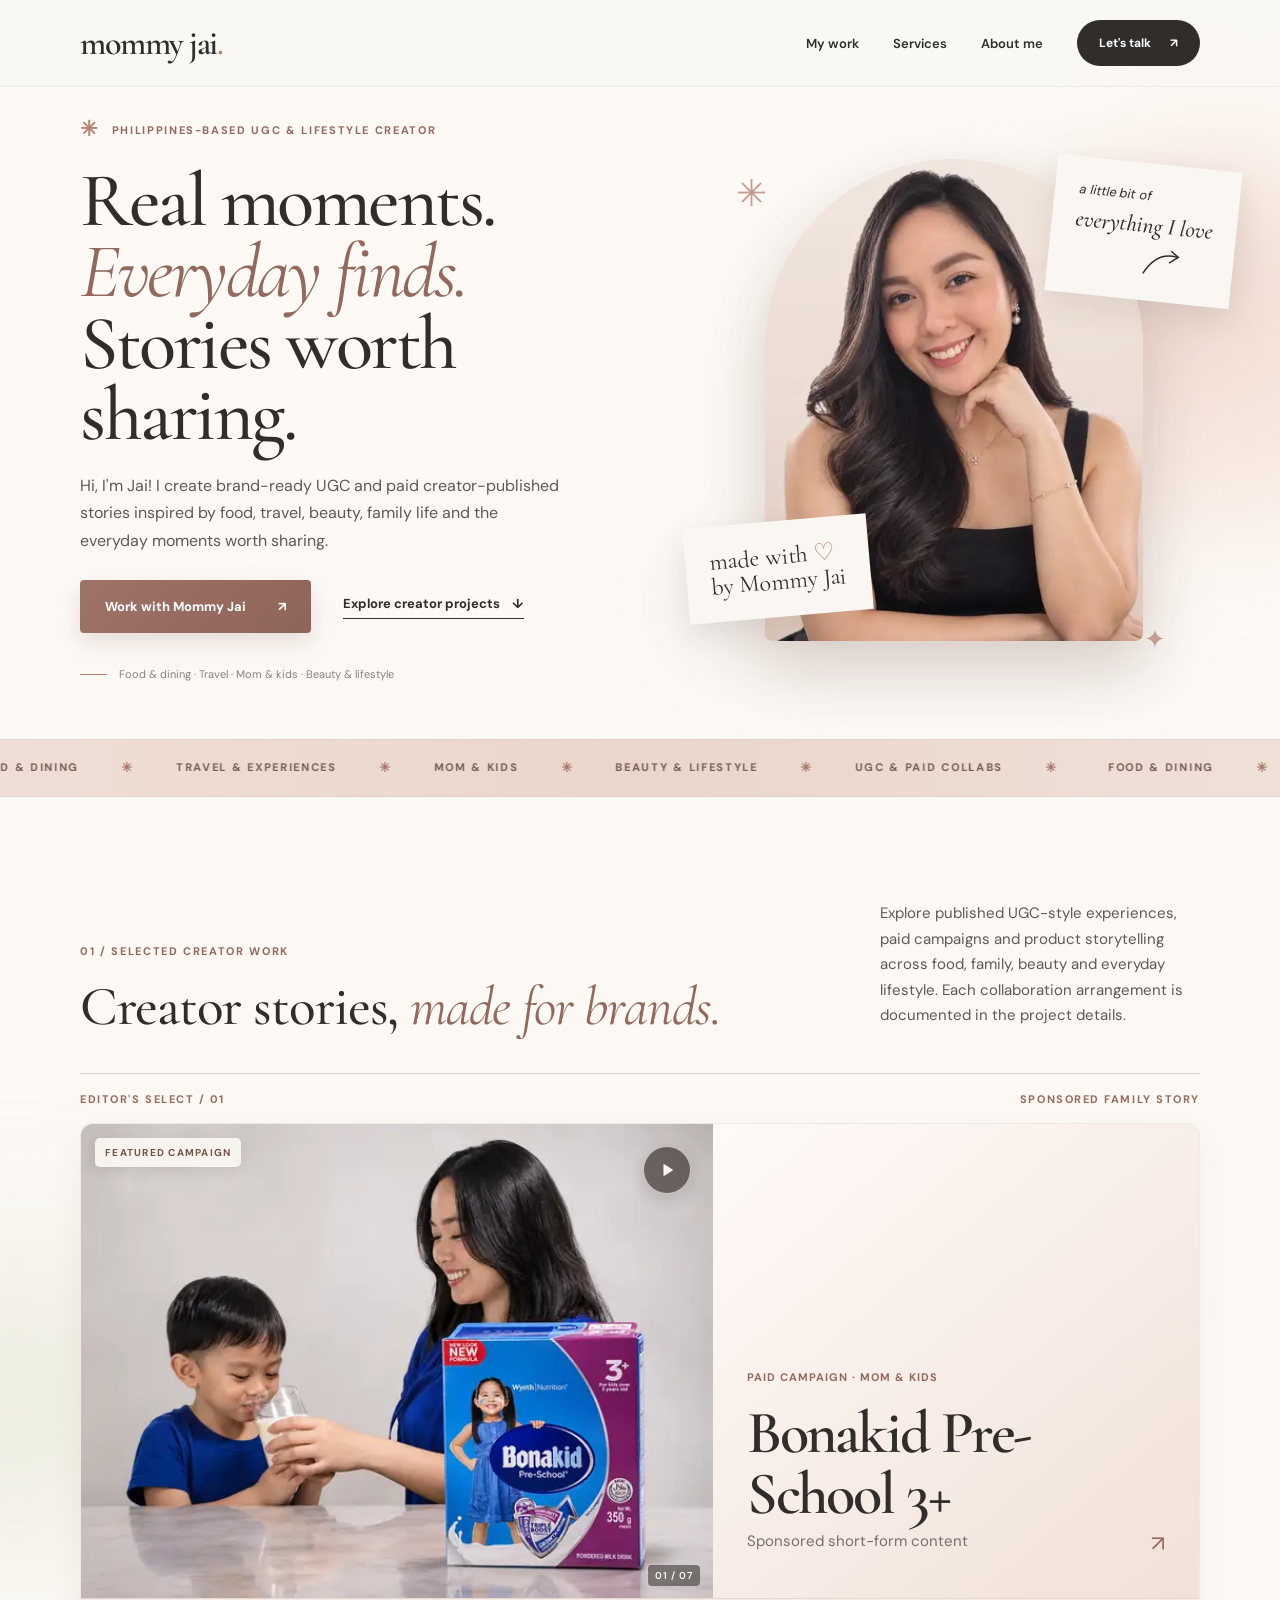
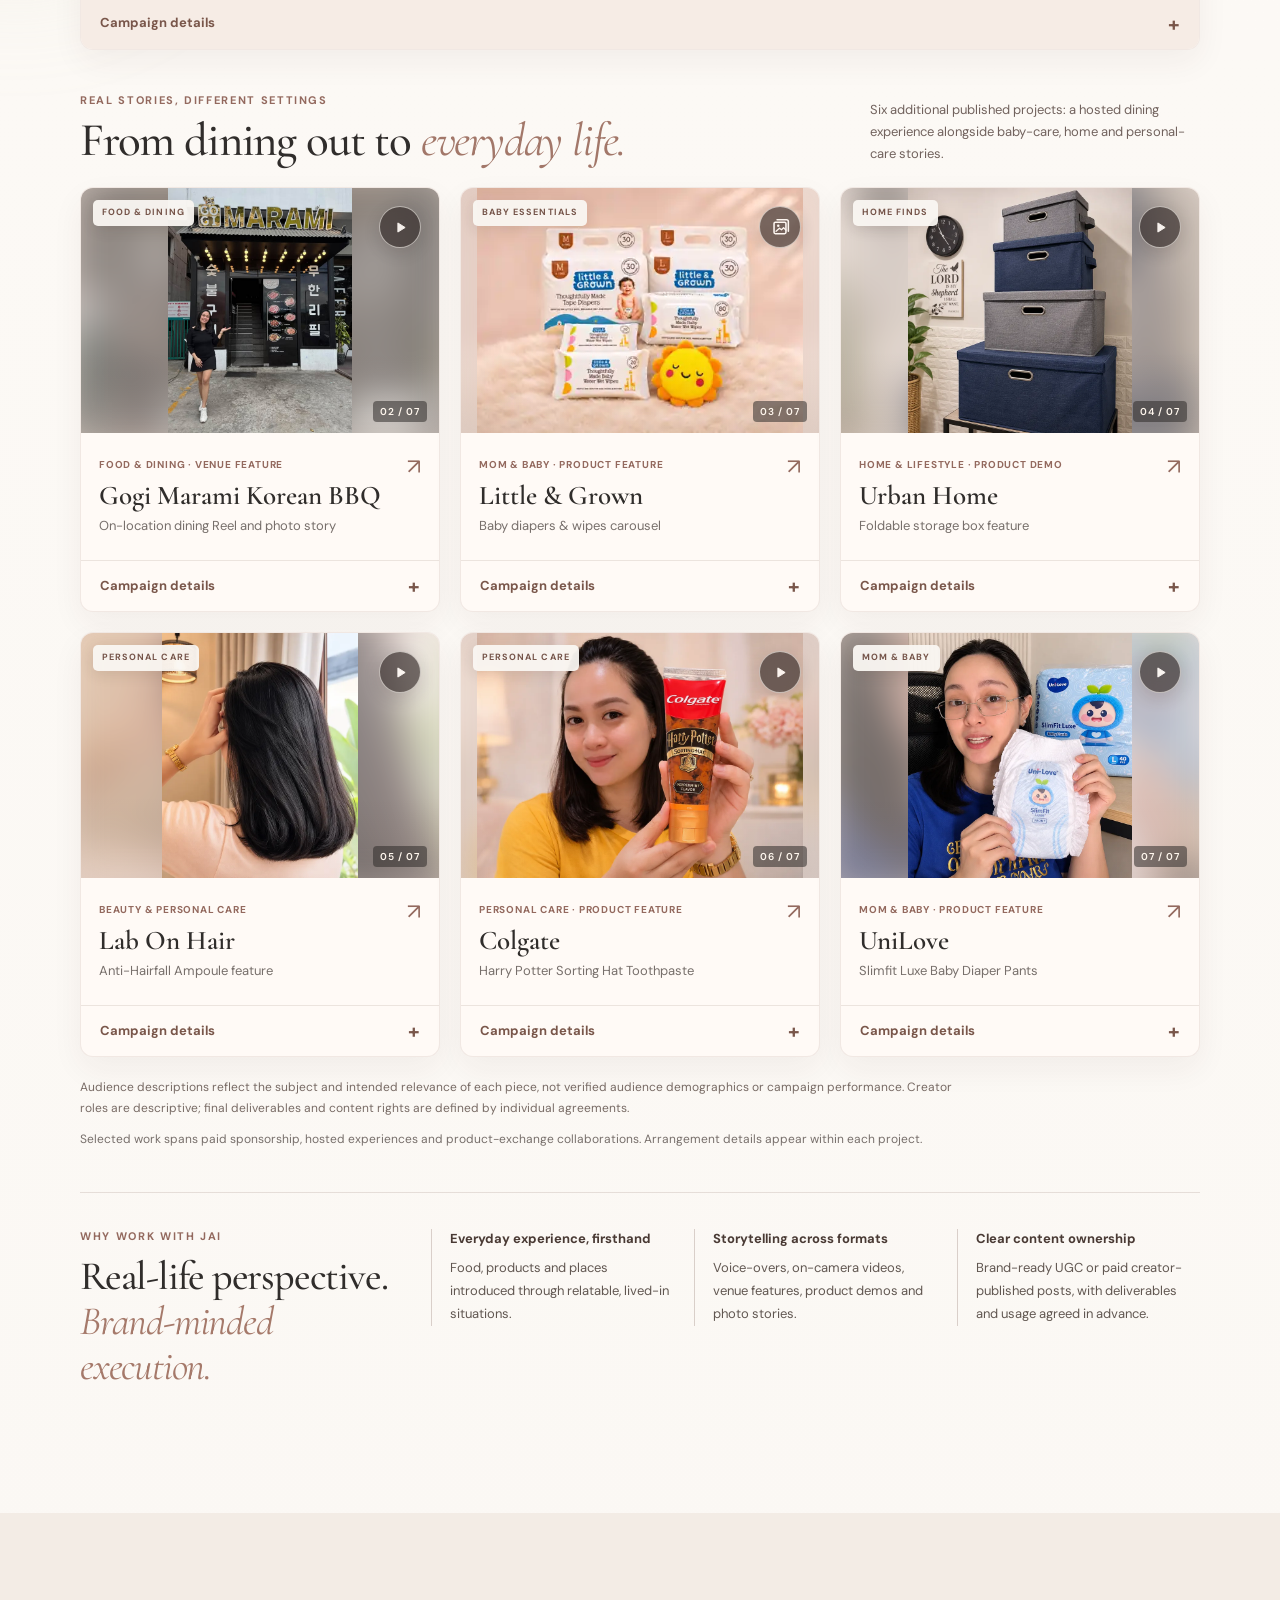
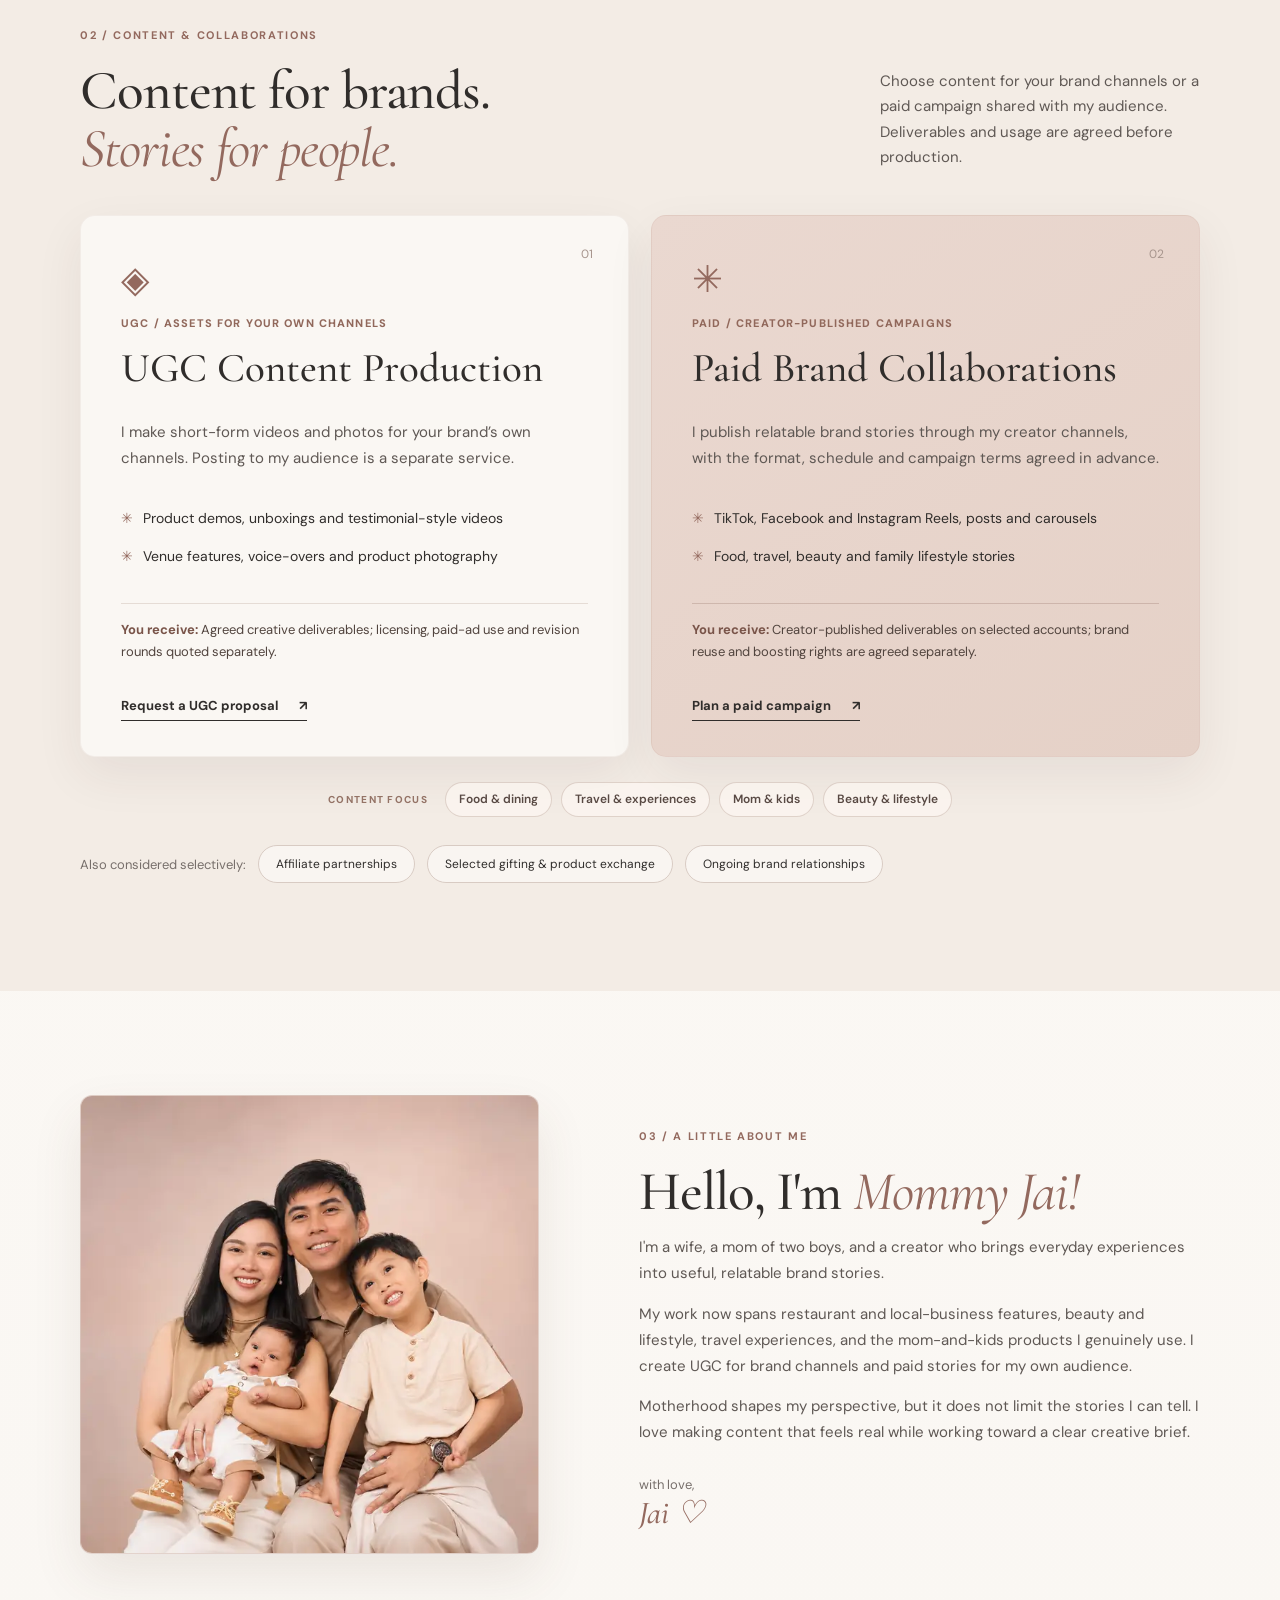
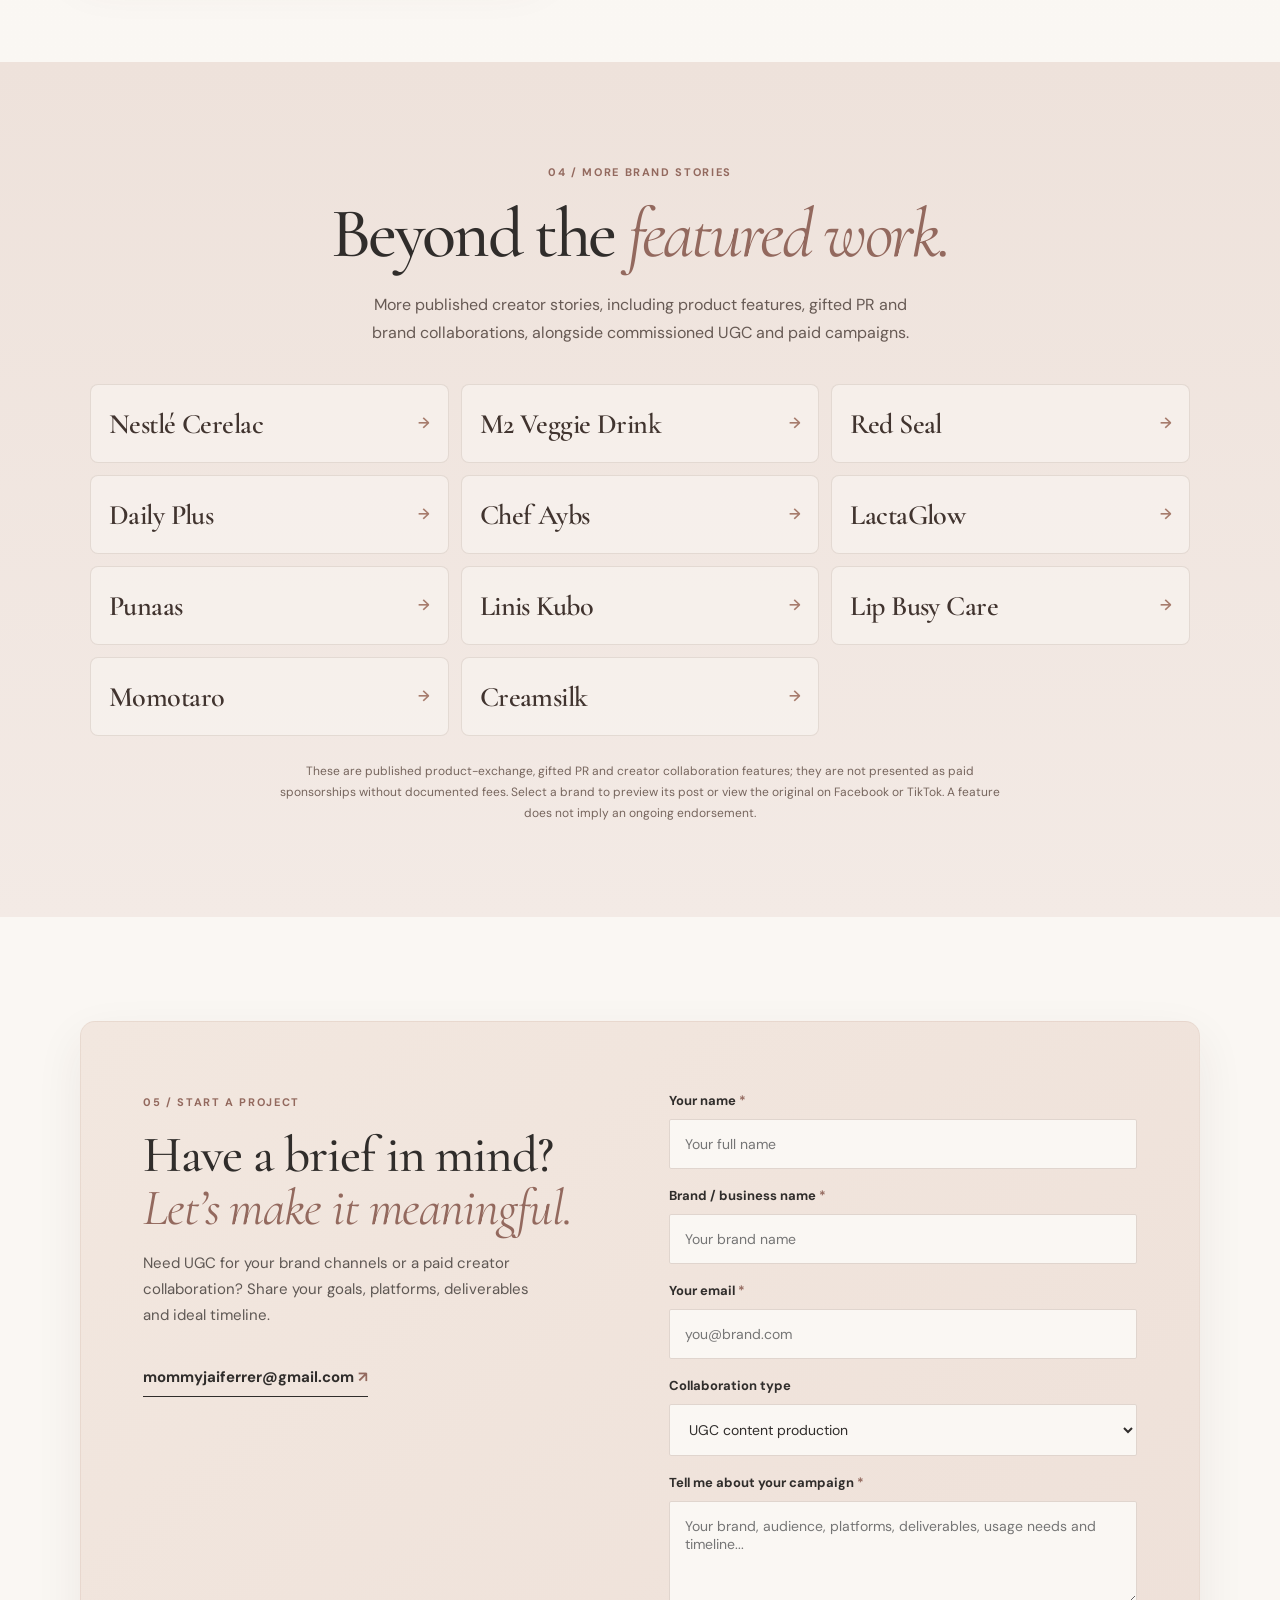
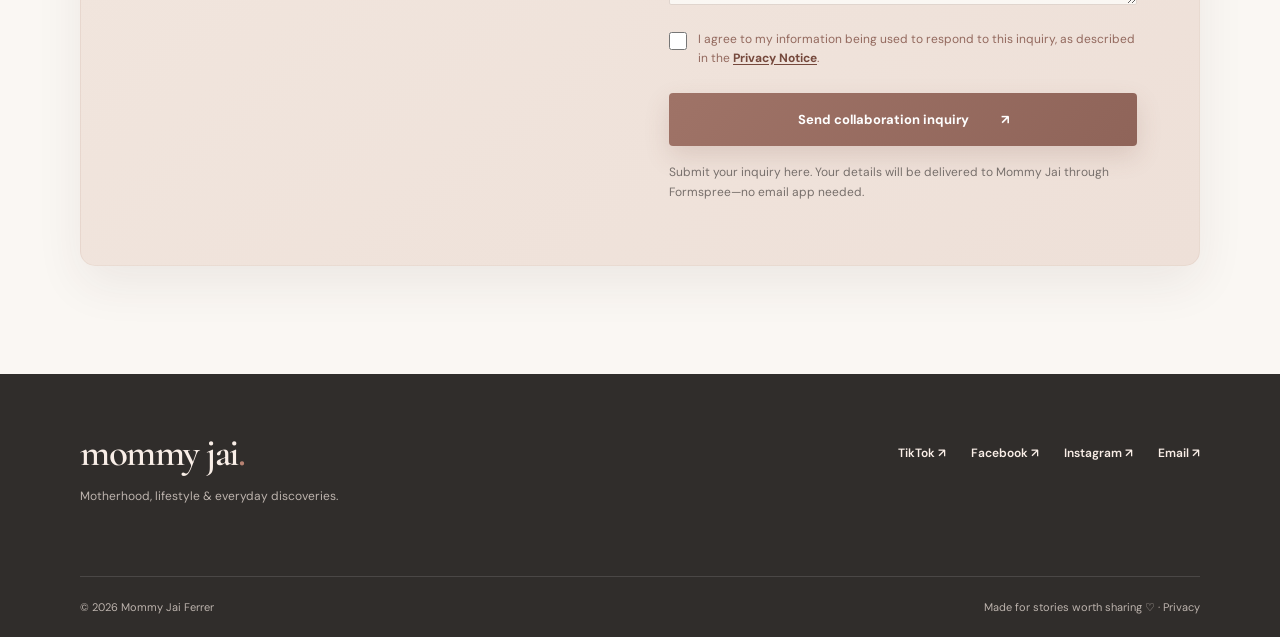
<file: index.html>
<!doctype html>
<html lang="en">
<head>
  <meta charset="utf-8">
  <meta name="viewport" content="width=device-width, initial-scale=1">
  <meta name="theme-color" content="#faf7f3">
  <meta name="description" content="Mommy Jai Ferrer is a Philippines-based UGC and lifestyle creator producing brand-ready videos, food and travel stories, paid campaigns, and family-focused content.">
  <link rel="canonical" href="https://mommy-jai-portfolio.pages.dev/">
  <meta name="robots" content="noindex, nofollow">
  <meta property="og:type" content="website">
  <meta property="og:locale" content="en_PH">
  <meta property="og:site_name" content="Mommy Jai Ferrer">
  <meta property="og:url" content="https://mommy-jai-portfolio.pages.dev/">
  <meta property="og:title" content="Mommy Jai Ferrer — UGC Creator & Brand Collaborator">
  <meta property="og:description" content="Real moments. Everyday finds. Brand-ready UGC and creator-led campaigns across food, travel, beauty, and family life.">
  <meta property="og:image" content="https://mommy-jai-portfolio.pages.dev/assets/mommy-jai-social-preview.jpg">
  <meta property="og:image:secure_url" content="https://mommy-jai-portfolio.pages.dev/assets/mommy-jai-social-preview.jpg">
  <meta property="og:image:type" content="image/jpeg">
  <meta property="og:image:width" content="1200">
  <meta property="og:image:height" content="630">
  <meta property="og:image:alt" content="Mommy Jai Ferrer portrait with the message Real moments. Everyday finds. Stories worth sharing.">
  <meta name="twitter:card" content="summary_large_image">
  <meta name="twitter:title" content="Mommy Jai Ferrer — UGC Creator & Brand Collaborator">
  <meta name="twitter:description" content="UGC production and paid creator-published content across food, travel, beauty and family life.">
  <meta name="twitter:image" content="https://mommy-jai-portfolio.pages.dev/assets/mommy-jai-social-preview.jpg">
  <meta name="twitter:image:alt" content="Mommy Jai Ferrer creator portfolio and portrait">
  <title>Mommy Jai Ferrer | UGC Creator & Paid Brand Collaborations</title>
  <script type="application/ld+json">
  {
    "@context": "https://schema.org",
    "@graph": [
      {
        "@type": "WebSite",
        "@id": "https://mommy-jai-portfolio.pages.dev/#website",
        "url": "https://mommy-jai-portfolio.pages.dev/",
        "name": "Mommy Jai Ferrer — Creator Portfolio",
        "description": "UGC production, sponsored content, lifestyle storytelling and brand collaborations by Mommy Jai Ferrer.",
        "inLanguage": "en-PH",
        "publisher": {"@id": "https://mommy-jai-portfolio.pages.dev/#creator"}
      },
      {
        "@type": "Person",
        "@id": "https://mommy-jai-portfolio.pages.dev/#creator",
        "name": "Mommy Jai Ferrer",
        "url": "https://mommy-jai-portfolio.pages.dev/",
        "image": "https://mommy-jai-portfolio.pages.dev/assets/jai-portrait-blush.webp",
        "jobTitle": "UGC Creator and Lifestyle Brand Collaborator",
        "description": "Philippines-based UGC creator producing brand-ready food, lifestyle, beauty and family content.",
        "sameAs": [
          "https://www.tiktok.com/@jai_bentor",
          "https://www.facebook.com/mommy.jaiferrer",
          "https://www.instagram.com/jaaaiii_bentor"
        ]
      }
    ]
  }
  </script>
  <link rel="icon" href="assets/favicon.svg" type="image/svg+xml">
  <link rel="preconnect" href="https://fonts.googleapis.com">
  <link rel="preconnect" href="https://fonts.gstatic.com" crossorigin>
  <link href="https://fonts.googleapis.com/css2?family=Cormorant+Garamond:wght@400;500;600&family=DM+Sans:wght@400;500;600;700&display=swap" rel="stylesheet">
  <link rel="stylesheet" href="styles.css?v=4.8.0-staging">
  <script src="script.js?v=2.0.0-staging" defer></script>
  <script src="ticker.js?v=1.3.5" defer></script>
</head>
<body>
  <div class="scroll-progress" aria-hidden="true"><span></span></div>
  <a class="skip-link" href="#main">Skip to content</a>
  <header class="site-header" id="top">
    <div class="container header-row">
      <a class="wordmark" href="#top" aria-label="Mommy Jai Ferrer, back to top">mommy jai<span>.</span></a>
      <nav class="desktop-nav" aria-label="Main navigation">
        <a href="#work">My work</a><a href="#services">Services</a><a href="#about">About me</a>
      </nav>
      <a class="header-cta" href="#contact">Let's talk <span aria-hidden="true">↗︎</span></a>
      <button class="menu-toggle" aria-expanded="false" aria-controls="mobile-nav" aria-label="Open menu"><span></span><span></span></button>
    </div>
    <nav id="mobile-nav" class="mobile-nav" aria-label="Mobile navigation" hidden>
      <a href="#work">My work</a><a href="#services">Services</a><a href="#about">About me</a><a href="#contact">Let's talk</a>
    </nav>
  </header>

  <main id="main">
    <div class="ambient-glow glow-a" aria-hidden="true"></div>
    <div class="ambient-glow glow-b" aria-hidden="true"></div>
    <section class="hero container" aria-labelledby="hero-title">
      <div class="hero-copy">
        <div class="eyebrow"><span class="small-star" aria-hidden="true">✳︎</span> PHILIPPINES-BASED UGC & LIFESTYLE CREATOR</div>
        <h1 id="hero-title">Real moments.<br><em>Everyday finds.</em><br>Stories worth sharing.</h1>
        <p class="hero-lead">Hi, I'm Jai! I create brand-ready UGC and paid creator-published stories inspired by food, travel, beauty, family life and the everyday moments worth sharing.</p>
        <div class="hero-actions"><a class="button button-primary" href="#contact">Work with Mommy Jai <span aria-hidden="true">↗︎</span></a><a class="text-link" href="#work">Explore creator projects <span aria-hidden="true">↓</span></a></div>
        <div class="hero-meta"><span class="meta-line"></span><span>Food & dining · Travel · Mom & kids · Beauty & lifestyle</span></div>
      </div>
      <div class="hero-visual" aria-label="Portrait of Mommy Jai Ferrer with editorial accents">
        <div class="portrait-frame">
          <img class="portrait-img" src="assets/jai-portrait-blush.webp?v=1" alt="Mommy Jai Ferrer smiling in her portrait" width="480" height="640" decoding="async" loading="eager" fetchpriority="high" onerror="this.hidden=true; this.parentElement.classList.add('no-photo')">
          <div class="portrait-fallback" aria-hidden="true"><span>J</span><small>A PHOTO OF JAI<br>GOES HERE</small></div>
        </div>
        <div class="visual-sticker sticker-top">a little bit of<br><b>everything I love</b><svg viewBox="0 0 35 30" aria-hidden="true"><path d="M2 26 Q13 4 32 8 M26 3L33 8L25 14" fill="none" stroke="currentColor" stroke-width="1.4"/></svg></div>
        <div class="visual-sticker sticker-bottom">made with <span aria-hidden="true">♡</span><br>by Mommy Jai</div>
        <span class="orbit orbit-one" aria-hidden="true">✳︎</span><span class="orbit orbit-two" aria-hidden="true">✦</span>
      </div>
    </section>

    <div class="ticker" aria-label="Content specialties: food and dining, travel and experiences, mom and kids, beauty and lifestyle, UGC and paid collaborations"><div class="ticker-track"><div class="ticker-group"><span>FOOD &amp; DINING</span><i aria-hidden="true">✳︎</i><span>TRAVEL &amp; EXPERIENCES</span><i aria-hidden="true">✳︎</i><span>MOM &amp; KIDS</span><i aria-hidden="true">✳︎</i><span>BEAUTY &amp; LIFESTYLE</span><i aria-hidden="true">✳︎</i><span>UGC &amp; PAID COLLABS</span><i aria-hidden="true">✳︎</i></div><div class="ticker-group" aria-hidden="true"><span>FOOD &amp; DINING</span><i aria-hidden="true">✳︎</i><span>TRAVEL &amp; EXPERIENCES</span><i aria-hidden="true">✳︎</i><span>MOM &amp; KIDS</span><i aria-hidden="true">✳︎</i><span>BEAUTY &amp; LIFESTYLE</span><i aria-hidden="true">✳︎</i><span>UGC &amp; PAID COLLABS</span><i aria-hidden="true">✳︎</i></div></div></div>

    <section class="section container work-section" id="work" aria-labelledby="work-title">
      <div class="section-heading"><div><p class="kicker">01 / SELECTED CREATOR WORK</p><h2 id="work-title">Creator stories, <em>made for brands.</em></h2></div><p>Explore published UGC-style experiences, paid campaigns and product storytelling across food, family, beauty and everyday lifestyle. Each collaboration arrangement is documented in the project details.</p></div>
      <div class="campaign-spotlight" data-campaign-evidence-v3="true">
        <div class="spotlight-eyebrow"><span>EDITOR'S SELECT / 01</span><span>SPONSORED FAMILY STORY</span></div>
        <article class="campaign-item campaign-item-featured" data-embed-kind="facebook-video" data-embed-ref="https://www.facebook.com/mommy.jaiferrer/videos/939794215313594/"><a class="work-card" aria-haspopup="dialog" href="https://www.facebook.com/share/r/1Drhd2gKty/?mibextid=wwXIfr" target="_blank" rel="noopener noreferrer" aria-label="Open Bonakid Pre-School 3+ video campaign preview">
          <div class="work-art art-bonakid work-art-photo"><span class="media-cue media-cue-video" aria-hidden="true"><svg viewBox="0 0 24 24" fill="none" focusable="false"><path d="M9 6.8v10.4L17.3 12 9 6.8Z" fill="currentColor" stroke="currentColor" stroke-width="1.1" stroke-linejoin="round"/></svg></span><img class="campaign-thumb" src="assets/bonakid-flagship-fidelity-v31.webp?v=1" alt="Mommy Jai and Jacob with Bonakid Pre-School 3+ in a featured campaign image" width="600" height="450" loading="lazy" decoding="async"><span class="art-small campaign-tag">FEATURED CAMPAIGN</span><span class="art-corner campaign-count">01 / 07</span></div>
          <div class="card-info"><div><span class="card-type">PAID CAMPAIGN · MOM & KIDS</span><h3>Bonakid Pre-School 3+</h3><p>Sponsored short-form content</p></div><span class="card-arrow" aria-hidden="true">↗︎</span></div>
        </a><details class="campaign-details"><summary><span>Campaign details</span><span class="details-chevron" aria-hidden="true">+</span></summary><dl class="campaign-facts"><div><dt>Audience fit</dt><dd>Parents and caregivers of preschool-age children</dd></div><div><dt>Content</dt><dd>Sponsored short-form family video · Facebook Reel</dd></div><div><dt>Creator role</dt><dd>Creator-presented family and product storytelling</dd></div><div><dt>Collaboration type</dt><dd>Paid sponsorship</dd></div></dl><a class="case-source" href="https://www.facebook.com/share/r/1Drhd2gKty/?mibextid=wwXIfr" target="_blank" rel="noopener noreferrer">Watch the sponsored Reel <span aria-hidden="true">↗︎</span></a></details></article>
      </div>
      <div class="campaign-gallery-heading"><div><p class="kicker">REAL STORIES, DIFFERENT SETTINGS</p><h3>From dining out to <em>everyday life.</em></h3></div><p>Six additional published projects: a hosted dining experience alongside baby-care, home and personal-care stories.</p></div>
      <div class="work-grid work-gallery">
        <article class="campaign-item campaign-item-gogi" data-embed-kind="facebook-video" data-embed-ref="https://www.facebook.com/mommy.jaiferrer/videos/1194472273011818/"><a class="work-card" aria-haspopup="dialog" href="https://www.facebook.com/share/v/1CPf53fCm5/" target="_blank" rel="noopener noreferrer" aria-label="Open Gogi Marami Korean BBQ hosted dining campaign preview">
          <div class="work-art art-gogi work-art-photo gogi-photo"><img class="gogi-photo-img" src="assets/gogi-marami-post.jpg" alt="Mommy Jai outside Gogi Marami Korean BBQ in Angeles City, Pampanga" width="600" height="800" loading="lazy" decoding="async"><span class="media-cue media-cue-video" aria-hidden="true"><svg viewBox="0 0 24 24" fill="none" focusable="false"><path d="M9 6.8v10.4L17.3 12 9 6.8Z" fill="currentColor" stroke="currentColor" stroke-width="1.1" stroke-linejoin="round"/></svg></span><span class="campaign-tag gogi-tag">FOOD &amp; DINING</span><span class="art-corner campaign-count gogi-count">02 / 07</span></div>
          <div class="card-info"><div><span class="card-type">FOOD &amp; DINING · VENUE FEATURE</span><h3>Gogi Marami Korean BBQ</h3><p>On-location dining Reel and photo story</p></div><span class="card-arrow" aria-hidden="true">↗︎</span></div>
        </a><details class="campaign-details"><summary><span>Campaign details</span><span class="details-chevron" aria-hidden="true">+</span></summary><dl class="campaign-facts"><div><dt>Audience fit</dt><dd>Local diners, families and Korean BBQ enthusiasts in Pampanga</dd></div><div><dt>Content</dt><dd>Creator-published restaurant Reel and complementary photo post · Facebook</dd></div><div><dt>Creator role</dt><dd>On-location food and venue storytelling, with first-hand family dining experience</dd></div><div><dt>Collaboration type</dt><dd>Hosted product-exchange visit; not presented as a paid sponsorship</dd></div></dl><a class="case-source" href="https://www.facebook.com/share/v/1CPf53fCm5/" target="_blank" rel="noopener noreferrer">Watch the published Reel <span aria-hidden="true">↗︎</span></a><a class="case-companion-link" href="https://www.facebook.com/share/p/1DcKsnskfS/" target="_blank" rel="noopener noreferrer">View companion photo post <span aria-hidden="true">↗︎</span></a></details></article>
        <article class="campaign-item" data-embed-kind="facebook-post" data-embed-ref="https://www.facebook.com/story.php?story_fbid=1440024724977572&amp;id=100069101744033"><a class="work-card" aria-haspopup="dialog" href="https://www.facebook.com/share/p/1AbX6gUsrn/?mibextid=wwXIfr" target="_blank" rel="noopener noreferrer" aria-label="Open Little &amp; Grown campaign photo carousel preview">
          <div class="work-art art-little work-art-photo little-grown-photo"><img class="little-grown-photo-img" src="assets/little-grown-featured-v39.webp?v=1" alt="Little & Grown tape diapers and baby wipes displayed with a yellow plush sun on a soft ivory fur surface" width="420" height="315" loading="lazy" decoding="async"><span class="media-cue media-cue-gallery" aria-hidden="true"><svg viewBox="0 0 24 24" fill="none" focusable="false"><rect x="5.5" y="6.8" width="13" height="12.5" rx="1.5" stroke="currentColor" stroke-width="1.7"/><path d="M8.8 4h10.3a2 2 0 0 1 2 2v10.6" stroke="currentColor" stroke-width="1.7" stroke-linecap="round"/><circle cx="10.1" cy="10.6" r="1.35" fill="currentColor"/><path d="m7.7 16.6 3.7-3.3 2.2 1.7 2.3-2.2 2.6 2.6" stroke="currentColor" stroke-width="1.4" stroke-linecap="round" stroke-linejoin="round"/></svg></span><span class="campaign-tag little-grown-tag">BABY ESSENTIALS</span><span class="art-corner campaign-count little-grown-count">03 / 07</span></div>
          <div class="card-info"><div><span class="card-type">MOM & BABY · PRODUCT FEATURE</span><h3>Little & Grown</h3><p>Baby diapers & wipes carousel</p></div><span class="card-arrow" aria-hidden="true">↗︎</span></div>
        </a><details class="campaign-details"><summary><span>Campaign details</span><span class="details-chevron" aria-hidden="true">+</span></summary><dl class="campaign-facts"><div><dt>Audience fit</dt><dd>Parents and caregivers shopping for baby essentials</dd></div><div><dt>Content</dt><dd>Baby-care product photography and carousel · Facebook</dd></div><div><dt>Creator role</dt><dd>Creator-produced product feature and published post</dd></div><div><dt>Collaboration type</dt><dd>Product exchange</dd></div></dl><a class="case-source" href="https://www.facebook.com/share/p/1AbX6gUsrn/?mibextid=wwXIfr" target="_blank" rel="noopener noreferrer">View the published carousel <span aria-hidden="true">↗︎</span></a></details></article>
        <article class="campaign-item" data-embed-kind="tiktok" data-embed-ref="7702095610572295444"><a class="work-card" aria-haspopup="dialog" href="https://vt.tiktok.com/ZSpLYFMYC/" target="_blank" rel="noopener noreferrer" aria-label="Open Urban Home campaign video preview">
          <div class="work-art art-urban work-art-photo urban-photo"><span class="media-cue media-cue-video" aria-hidden="true"><svg viewBox="0 0 24 24" fill="none" focusable="false"><path d="M9 6.8v10.4L17.3 12 9 6.8Z" fill="currentColor" stroke="currentColor" stroke-width="1.1" stroke-linejoin="round"/></svg></span><img class="urban-photo-img" src="assets/urban-home-featured.webp?v=1" alt="Four stacked gray and navy fabric storage boxes with oval handles, shown in a warm home interior" width="720" height="788" loading="lazy" decoding="async"><span class="campaign-tag urban-tag">HOME FINDS</span><span class="art-corner campaign-count urban-count">04 / 07</span></div>
          <div class="card-info"><div><span class="card-type">HOME & LIFESTYLE · PRODUCT DEMO</span><h3>Urban Home</h3><p>Foldable storage box feature</p></div><span class="card-arrow" aria-hidden="true">↗︎</span></div>
        </a><details class="campaign-details"><summary><span>Campaign details</span><span class="details-chevron" aria-hidden="true">+</span></summary><dl class="campaign-facts"><div><dt>Audience fit</dt><dd>Households looking for practical storage solutions</dd></div><div><dt>Content</dt><dd>Foldable storage-box demonstration · TikTok</dd></div><div><dt>Creator role</dt><dd>Creator-led product demonstration and published video</dd></div><div><dt>Collaboration type</dt><dd>Product exchange</dd></div></dl><a class="case-source" href="https://vt.tiktok.com/ZSpLYFMYC/" target="_blank" rel="noopener noreferrer">Watch the product demo <span aria-hidden="true">↗︎</span></a></details></article>
        <article class="campaign-item" data-embed-kind="tiktok" data-embed-ref="7703090772916047125"><a class="work-card" aria-haspopup="dialog" href="https://vt.tiktok.com/ZSpLFk1q6/" target="_blank" rel="noopener noreferrer" aria-label="Open Lab On Hair campaign video preview">
          <div class="work-art art-hair work-art-photo hair-photo"><span class="media-cue media-cue-video" aria-hidden="true"><svg viewBox="0 0 24 24" fill="none" focusable="false"><path d="M9 6.8v10.4L17.3 12 9 6.8Z" fill="currentColor" stroke="currentColor" stroke-width="1.1" stroke-linejoin="round"/></svg></span><img class="hair-photo-img" src="assets/lab-on-hair-featured.webp?v=1" alt="Smooth, glossy dark hair viewed from behind in warm natural light" width="600" height="750" loading="lazy" decoding="async"><span class="campaign-tag hair-tag">PERSONAL CARE</span><span class="art-corner campaign-count hair-count">05 / 07</span></div>
          <div class="card-info"><div><span class="card-type">BEAUTY & PERSONAL CARE</span><h3>Lab On Hair</h3><p>Anti-Hairfall Ampoule feature</p></div><span class="card-arrow" aria-hidden="true">↗︎</span></div>
        </a><details class="campaign-details"><summary><span>Campaign details</span><span class="details-chevron" aria-hidden="true">+</span></summary><dl class="campaign-facts"><div><dt>Audience fit</dt><dd>Personal-care shoppers interested in hair routines</dd></div><div><dt>Content</dt><dd>Anti-hairfall ampoule product feature · TikTok</dd></div><div><dt>Creator role</dt><dd>Creator-presented personal-care content</dd></div><div><dt>Collaboration type</dt><dd>Product exchange</dd></div></dl><a class="case-source" href="https://vt.tiktok.com/ZSpLFk1q6/" target="_blank" rel="noopener noreferrer">View the published feature <span aria-hidden="true">↗︎</span></a></details></article>
        <article class="campaign-item" data-embed-kind="tiktok" data-embed-ref="7695758994765368597"><a class="work-card" aria-haspopup="dialog" href="https://vt.tiktok.com/ZSpLF5Qos/" target="_blank" rel="noopener noreferrer" aria-label="Open Colgate campaign video preview">
          <div class="work-art art-colgate work-art-photo colgate-photo"><img class="colgate-photo-img" src="assets/colgate-featured-v40.webp?v=2" alt="Mommy Jai presenting Colgate Harry Potter Sorting Hat Peppermint Flavor toothpaste against a softly lit, warm-neutral background" width="600" height="450" loading="lazy" decoding="async"><span class="media-cue media-cue-video" aria-hidden="true"><svg viewBox="0 0 24 24" fill="none" focusable="false"><path d="M9 6.8v10.4L17.3 12 9 6.8Z" fill="currentColor" stroke="currentColor" stroke-width="1.1" stroke-linejoin="round"/></svg></span><span class="campaign-tag colgate-tag">PERSONAL CARE</span><span class="art-corner campaign-count colgate-count">06 / 07</span></div>
          <div class="card-info"><div><span class="card-type">PERSONAL CARE · PRODUCT FEATURE</span><h3>Colgate</h3><p>Harry Potter Sorting Hat Toothpaste</p></div><span class="card-arrow" aria-hidden="true">↗︎</span></div>
        </a><details class="campaign-details"><summary><span>Campaign details</span><span class="details-chevron" aria-hidden="true">+</span></summary><dl class="campaign-facts"><div><dt>Audience fit</dt><dd>Families exploring everyday oral-care products</dd></div><div><dt>Content</dt><dd>Harry Potter-themed toothpaste feature · TikTok</dd></div><div><dt>Creator role</dt><dd>Creator-produced product storytelling and published video</dd></div><div><dt>Collaboration type</dt><dd>Product exchange</dd></div></dl><a class="case-source" href="https://vt.tiktok.com/ZSpLF5Qos/" target="_blank" rel="noopener noreferrer">Watch the product feature <span aria-hidden="true">↗︎</span></a></details></article>
        <article class="campaign-item" data-embed-kind="tiktok" data-embed-ref="7701088748510956821"><a class="work-card" aria-haspopup="dialog" href="https://vt.tiktok.com/ZSpLYR2b6/" target="_blank" rel="noopener noreferrer" aria-label="Open UniLove campaign video preview">
          <div class="work-art art-unilove work-art-photo unilove-photo"><img class="unilove-photo-img" src="assets/unilove-featured-v38.webp?v=1" alt="Mommy Jai presenting UniLove SlimFit Luxe Baby Pants with a diaper in hand and the packaging behind her" width="720" height="788" loading="lazy" decoding="async"><span class="media-cue media-cue-video" aria-hidden="true"><svg viewBox="0 0 24 24" fill="none" focusable="false"><path d="M9 6.8v10.4L17.3 12 9 6.8Z" fill="currentColor" stroke="currentColor" stroke-width="1.1" stroke-linejoin="round"/></svg></span><span class="campaign-tag unilove-tag">MOM &amp; BABY</span><span class="art-corner campaign-count unilove-count">07 / 07</span></div>
          <div class="card-info"><div><span class="card-type">MOM & BABY · PRODUCT FEATURE</span><h3>UniLove</h3><p>Slimfit Luxe Baby Diaper Pants</p></div><span class="card-arrow" aria-hidden="true">↗︎</span></div>
        </a><details class="campaign-details"><summary><span>Campaign details</span><span class="details-chevron" aria-hidden="true">+</span></summary><dl class="campaign-facts"><div><dt>Audience fit</dt><dd>Parents and caregivers researching baby diapers</dd></div><div><dt>Content</dt><dd>Baby diaper-pants product feature · TikTok</dd></div><div><dt>Creator role</dt><dd>Creator-presented baby-essentials content</dd></div><div><dt>Collaboration type</dt><dd>Product exchange</dd></div></dl><a class="case-source" href="https://vt.tiktok.com/ZSpLYR2b6/" target="_blank" rel="noopener noreferrer">Watch the product feature <span aria-hidden="true">↗︎</span></a></details></article>
      </div>
      <p class="case-disclaimer">Audience descriptions reflect the subject and intended relevance of each piece, not verified audience demographics or campaign performance. Creator roles are descriptive; final deliverables and content rights are defined by individual agreements.</p>
      <p class="work-footnote">Selected work spans paid sponsorship, hosted experiences and product-exchange collaborations. Arrangement details appear within each project.</p>
      <div class="creator-value" aria-labelledby="creator-value-title">
        <div class="creator-value-intro"><p class="kicker">WHY WORK WITH JAI</p><h3 id="creator-value-title">Real-life perspective. <em>Brand-minded execution.</em></h3></div>
        <div class="creator-value-points">
          <div><strong>Everyday experience, firsthand</strong><span>Food, products and places introduced through relatable, lived-in situations.</span></div>
          <div><strong>Storytelling across formats</strong><span>Voice-overs, on-camera videos, venue features, product demos and photo stories.</span></div>
          <div><strong>Clear content ownership</strong><span>Brand-ready UGC or paid creator-published posts, with deliverables and usage agreed in advance.</span></div>
        </div>
      </div>
    </section>

    <section class="section services-section" id="services" aria-labelledby="services-title">
      <div class="container"><div class="section-heading"><div><p class="kicker">02 / CONTENT & COLLABORATIONS</p><h2 id="services-title">Content for brands. <em>Stories for people.</em></h2></div><p>Choose content for your brand channels or a paid campaign shared with my audience. Deliverables and usage are agreed before production.</p></div>
      <div class="services-grid">
        <article class="service-card service-ugc"><span class="service-index">01</span><div class="service-icon" aria-hidden="true">◈</div><p class="service-overline">UGC / ASSETS FOR YOUR OWN CHANNELS</p><h3>UGC Content Production</h3><p>I make short-form videos and photos for your brand’s own channels. Posting to my audience is a separate service.</p><ul><li>Product demos, unboxings and testimonial-style videos</li><li>Venue features, voice-overs and product photography</li></ul><p class="service-distinction"><strong>You receive:</strong> Agreed creative deliverables; licensing, paid-ad use and revision rounds quoted separately.</p><a class="service-link" href="#contact">Request a UGC proposal <span aria-hidden="true">↗︎</span></a></article>
        <article class="service-card alt service-sponsored"><span class="service-index">02</span><div class="service-icon" aria-hidden="true">✳︎</div><p class="service-overline">PAID / CREATOR-PUBLISHED CAMPAIGNS</p><h3>Paid Brand Collaborations</h3><p>I publish relatable brand stories through my creator channels, with the format, schedule and campaign terms agreed in advance.</p><ul><li>TikTok, Facebook and Instagram Reels, posts and carousels</li><li>Food, travel, beauty and family lifestyle stories</li></ul><p class="service-distinction"><strong>You receive:</strong> Creator-published deliverables on selected accounts; brand reuse and boosting rights are agreed separately.</p><a class="service-link" href="#contact">Plan a paid campaign <span aria-hidden="true">↗︎</span></a></article>
      </div>
      <div class="creative-focus" aria-label="Creator specialty areas"><span class="creative-focus-label">CONTENT FOCUS</span><span>Food &amp; dining</span><span>Travel &amp; experiences</span><span>Mom &amp; kids</span><span>Beauty &amp; lifestyle</span></div>
      <div class="other-collabs">Also considered selectively: <span>Affiliate partnerships</span><span>Selected gifting & product exchange</span><span>Ongoing brand relationships</span></div>
      </div>
    </section>

    <section class="section about-section container" id="about" aria-labelledby="about-title"><div class="about-art about-photo"><img class="about-photo-img" src="assets/jai-family-about.webp?v=1" alt="Mommy Jai with her husband and two sons in a warm family portrait" width="640" height="640" loading="lazy" decoding="async"></div><div class="about-copy"><p class="kicker">03 / A LITTLE ABOUT ME</p><h2 id="about-title">Hello, I'm <em>Mommy Jai!</em></h2><p>I'm a wife, a mom of two boys, and a creator who brings everyday experiences into useful, relatable brand stories.</p><p>My work now spans restaurant and local-business features, beauty and lifestyle, travel experiences, and the mom-and-kids products I genuinely use. I create UGC for brand channels and paid stories for my own audience.</p><p>Motherhood shapes my perspective, but it does not limit the stories I can tell. I love making content that feels real while working toward a clear creative brief.</p><div class="signature">with love, <strong>Jai ♡</strong></div></div></section>

    <section class="section brand-section brand-section-simplified" id="brands" aria-labelledby="brands-title">
      <div class="container brand-content brand-content-simplified">
        <p class="kicker">04 / MORE BRAND STORIES</p>
        <h2 id="brands-title">Beyond the <em>featured work.</em></h2>
        <p class="brand-introduction">More published creator stories, including product features, gifted PR and brand collaborations, alongside commissioned UGC and paid campaigns.</p>
        <ul class="brand-story-links" aria-label="Additional published brand features">
            <li><a href="https://www.facebook.com/share/p/1EKaABuwKb/" target="_blank" rel="noopener noreferrer" data-embed-kind="facebook-post" data-embed-ref="https://www.facebook.com/mommy.jaiferrer/posts/pfbid02vJQp3xYFETwa4L4qxF1HaNQep6M1xFb9novb51YHgj87xg3Zn7CAfmEczT5Wgo7Xl" data-story-type="GIFTED PR · MOM &amp; BABY" data-story-caption="Published Facebook photo story about receiving a Nestlé Cerelac PR package for baby Jared. No feeding or product-results claim." aria-haspopup="dialog" aria-label="Preview Nestlé Cerelac gifted PR photo post"><span>Nestlé Cerelac</span><span class="brand-story-arrow" aria-hidden="true">→</span></a></li>
            <li><a href="https://www.facebook.com/share/r/1CqtszUZxQ/" target="_blank" rel="noopener noreferrer" data-embed-kind="facebook-video" data-embed-ref="https://www.facebook.com/reel/1872827670734858/" data-story-type="GIFTED PR · BRAND COLLABORATION" data-story-caption="Published Facebook Reel featuring M2 Veggie Drink as a thoughtful gift idea for moms. The post credits a PR kit from M2 Lactation Club and a collaboration with Dear Mama PH." aria-haspopup="dialog" aria-label="Preview M2 Veggie Drink and Dear Mama PH collaboration Reel"><span>M2 Veggie Drink</span><span class="brand-story-arrow" aria-hidden="true">→</span></a></li>
            <li><a href="https://vt.tiktok.com/ZSpLFYjq2/" target="_blank" rel="noopener noreferrer" data-video-id="7694288854446116117" aria-haspopup="dialog" aria-label="Preview Red Seal published TikTok feature"><span>Red Seal</span><span class="brand-story-arrow" aria-hidden="true">→</span></a></li>
            <li><a href="https://vt.tiktok.com/ZSpLFguwe/" target="_blank" rel="noopener noreferrer" data-video-id="7699162518375124245" aria-haspopup="dialog" aria-label="Preview Daily Plus published TikTok feature"><span>Daily Plus</span><span class="brand-story-arrow" aria-hidden="true">→</span></a></li>
            <li><a href="https://vt.tiktok.com/ZSpLFCJ3S/" target="_blank" rel="noopener noreferrer" data-video-id="7696866273837223188" aria-haspopup="dialog" aria-label="Preview Chef Aybs published TikTok feature"><span>Chef Aybs</span><span class="brand-story-arrow" aria-hidden="true">→</span></a></li>
            <li><a href="https://vt.tiktok.com/ZSpLNGx8L/" target="_blank" rel="noopener noreferrer" data-video-id="7695309493206256917" aria-haspopup="dialog" aria-label="Preview LactaGlow published TikTok feature"><span>LactaGlow</span><span class="brand-story-arrow" aria-hidden="true">→</span></a></li>
            <li><a href="https://vt.tiktok.com/ZSpLYky5P/" target="_blank" rel="noopener noreferrer" data-video-id="7697656920609541397" aria-haspopup="dialog" aria-label="Preview Punaas published TikTok feature"><span>Punaas</span><span class="brand-story-arrow" aria-hidden="true">→</span></a></li>
            <li><a href="https://vt.tiktok.com/ZSpLFsXo3/" target="_blank" rel="noopener noreferrer" data-video-id="7696923492171746561" aria-haspopup="dialog" aria-label="Preview Linis Kubo published TikTok feature"><span>Linis Kubo</span><span class="brand-story-arrow" aria-hidden="true">→</span></a></li>
            <li><a href="https://vt.tiktok.com/ZSpLY4a5q/" target="_blank" rel="noopener noreferrer" data-video-id="7697001655836937492" aria-haspopup="dialog" aria-label="Preview Lip Busy Care published TikTok feature"><span>Lip Busy Care</span><span class="brand-story-arrow" aria-hidden="true">→</span></a></li>
            <li><a href="https://vt.tiktok.com/ZSpYetE6L/" target="_blank" rel="noopener noreferrer" data-video-id="7704348438070054196" aria-haspopup="dialog" aria-label="Preview Momotaro Japan-made baby diapers TikTok feature"><span>Momotaro</span><span class="brand-story-arrow" aria-hidden="true">→</span></a></li>
            <li><a href="https://www.tiktok.com/@mommeeyowww/video/7704734814020177172" target="_blank" rel="noopener noreferrer" data-video-id="7704734814020177172" aria-haspopup="dialog" aria-label="Preview Creamsilk Hair Repair Treatment published TikTok feature"><span>Creamsilk</span><span class="brand-story-arrow" aria-hidden="true">→</span></a></li>
        </ul>
        <p class="brand-legal">These are published product-exchange, gifted PR and creator collaboration features; they are not presented as paid sponsorships without documented fees. Select a brand to preview its post or view the original on Facebook or TikTok. A feature does not imply an ongoing endorsement.</p>
      </div>
    </section>

    <section class="section contact-section container" id="contact" aria-labelledby="contact-title"><div class="contact-panel"><div class="contact-heading"><p class="kicker">05 / START A PROJECT</p><h2 id="contact-title">Have a brief in mind?<br><em>Let’s make it meaningful.</em></h2><p>Need UGC for your brand channels or a paid creator collaboration? Share your goals, platforms, deliverables and ideal timeline.</p><a class="contact-email" href="mailto:mommyjaiferrer@gmail.com">mommyjaiferrer@gmail.com <span aria-hidden="true">↗︎</span></a></div><form class="inquiry-form" id="inquiry-form" action="https://formspree.io/f/mdeebebb" method="POST" data-formspree-endpoint="https://formspree.io/f/mdeebebb">
          <input type="hidden" name="_subject" value="New collaboration inquiry | Mommy Jai Ferrer">
          <input type="hidden" name="portfolio_source" id="portfolio-source" value="direct / untagged">
          <input type="hidden" name="portfolio_medium" id="portfolio-medium" value="unspecified">
          <input type="hidden" name="portfolio_campaign" id="portfolio-campaign" value="not tagged">
          <div class="form-honeypot" aria-hidden="true"><label for="inquiry-website">Leave this field blank</label><input id="inquiry-website" name="_gotcha" tabindex="-1" autocomplete="off"></div>
          <label for="contact-name">Your name <span aria-hidden="true">*</span></label>
          <input id="contact-name" name="contact_name" autocomplete="name" required maxlength="100" placeholder="Your full name">
          <label for="brand-name">Brand / business name <span aria-hidden="true">*</span></label>
          <input id="brand-name" name="brand" autocomplete="organization" required maxlength="120" placeholder="Your brand name">
          <label for="contact-email">Your email <span aria-hidden="true">*</span></label>
          <input id="contact-email" name="email" type="email" autocomplete="email" required maxlength="200" placeholder="you@brand.com">
          <label for="inquiry-type">Collaboration type</label>
          <select id="inquiry-type" name="type">
            <option>UGC content production</option>
            <option>Paid creator-published campaign</option>
            <option>Ongoing brand content partnership</option>
            <option>Affiliate partnership</option>
            <option>Gifting / product-exchange proposal</option>
            <option>Something else</option>
          </select>
          <label for="inquiry-message">Tell me about your campaign <span aria-hidden="true">*</span></label>
          <textarea id="inquiry-message" name="message" rows="4" maxlength="2000" required placeholder="Your brand, audience, platforms, deliverables, usage needs and timeline..."></textarea>
          <label class="form-consent" for="inquiry-consent">
            <input id="inquiry-consent" name="consent" type="checkbox" value="I agree" required>
            <span>I agree to my information being used to respond to this inquiry, as described in the <a href="/privacy" target="_blank" rel="noopener noreferrer">Privacy Notice</a>.</span>
          </label>
          <button class="button button-primary submit-button" type="submit">Send collaboration inquiry <span aria-hidden="true">↗︎</span></button>
          <p class="form-note" id="form-status" role="status" aria-live="polite">Submit your inquiry here. Your details will be delivered to Mommy Jai through Formspree—no email app needed.</p>
          <a class="form-fallback" id="inquiry-email-fallback" href="mailto:mommyjaiferrer@gmail.com" hidden>Send your entered details through your email app instead ↗︎</a>
          <noscript><p class="form-note">You can submit this form directly or email <a href="mailto:mommyjaiferrer@gmail.com">mommyjaiferrer@gmail.com</a> directly.</p></noscript>
        </form></div></section>
  </main>
  <dialog class="campaign-viewer" id="campaign-viewer" aria-labelledby="viewer-title">
    <div class="viewer-top"><span class="viewer-mark">mommy jai. <small>/ featured work</small></span><button type="button" class="viewer-close" id="viewer-close" aria-label="Close viewer">Close <span aria-hidden="true">×</span></button></div>
    <div class="viewer-body">
      <div class="viewer-media"><div class="viewer-stage"><iframe id="viewer-frame" title="Embedded campaign" allow="encrypted-media; fullscreen; picture-in-picture; web-share" allowfullscreen referrerpolicy="strict-origin-when-cross-origin"></iframe></div><p>Video and carousel embeds are hosted by Facebook or TikTok. Playback may be restricted by your browser. <a id="viewer-fallback" href="#" target="_blank" rel="noopener noreferrer">View original post ↗︎</a></p></div>
      <div class="viewer-description"><span class="viewer-category" id="viewer-category"></span><h2 id="viewer-title">Featured campaign</h2><p id="viewer-caption"></p><dl class="viewer-facts" id="viewer-facts"></dl><a id="viewer-original" class="viewer-original" href="#" target="_blank" rel="noopener noreferrer">View original post <span aria-hidden="true">↗︎</span></a><nav class="viewer-controls" aria-label="Browse campaigns"><button type="button" id="viewer-prev">← Previous</button><span id="viewer-count">01 / 06</span><button type="button" id="viewer-next">Next →</button></nav></div>
    </div>
  </dialog>
  <dialog id="brand-story-drawer" class="brand-drawer" aria-labelledby="brand-drawer-title" aria-describedby="brand-drawer-caption">
    <div class="brand-drawer-panel">
      <header class="brand-drawer-header">
        <span class="brand-drawer-identity">mommy jai<span>.</span><small>/ more brand stories</small></span>
        <button class="brand-drawer-close" id="brand-drawer-close" type="button" aria-label="Close brand story drawer">Close <span aria-hidden="true">×</span></button>
      </header>
      <div class="brand-drawer-content" id="brand-drawer-content">
        <div class="brand-drawer-context">
          <p class="brand-drawer-kicker" id="brand-drawer-kicker">PUBLISHED BRAND FEATURE</p>
          <h2 id="brand-drawer-title">Brand story</h2>
          <p id="brand-drawer-caption">Published creator work on Facebook or TikTok.</p>
        </div>
        <div class="brand-drawer-embed" id="brand-drawer-media">
          <iframe id="brand-drawer-frame" title="Published TikTok video" allow="encrypted-media; fullscreen; picture-in-picture; web-share" allowfullscreen referrerpolicy="strict-origin-when-cross-origin"></iframe>
        </div>
        <p class="brand-drawer-note">Facebook and TikTok control whether posts can play inside another website. If a preview is unavailable, <a id="brand-drawer-fallback" href="#" target="_blank" rel="noopener noreferrer">view the original post ↗︎</a>.</p>
        <a id="brand-drawer-original" class="brand-drawer-original" href="#" target="_blank" rel="noopener noreferrer">View original published post <span aria-hidden="true">↗︎</span></a>
      </div>
      <nav class="brand-drawer-navigation" aria-label="Browse more brand stories">
        <button id="brand-drawer-prev" type="button" aria-label="Previous brand story">← Previous</button>
        <span id="brand-drawer-count" aria-live="polite">01 / 11</span>
        <button id="brand-drawer-next" type="button" aria-label="Next brand story">Next →</button>
      </nav>
    </div>
  </dialog>
  <aside class="mobile-cta" id="mobile-cta" aria-label="Quick collaboration inquiry" aria-hidden="true" inert>
    <a class="mobile-cta-primary" href="#contact">Let's Collaborate <span aria-hidden="true">↗︎</span></a>
  </aside>
  <footer class="footer"><div class="container footer-row"><div><a class="wordmark footer-mark" href="#top">mommy jai<span>.</span></a><p>Motherhood, lifestyle & everyday discoveries.</p></div><div class="footer-links"><a href="https://www.tiktok.com/@jai_bentor" target="_blank" rel="noopener noreferrer">TikTok ↗︎</a><a href="https://www.facebook.com/mommy.jaiferrer" target="_blank" rel="noopener noreferrer">Facebook ↗︎</a><a href="https://www.instagram.com/jaaaiii_bentor" target="_blank" rel="noopener noreferrer">Instagram ↗︎</a><a href="mailto:mommyjaiferrer@gmail.com">Email ↗︎</a></div></div><div class="container footer-base"><span>© <span id="year">2026</span> Mommy Jai Ferrer</span><span>Made for stories worth sharing ♡ · <a href="/privacy">Privacy</a></span></div></footer>
</body>
</html>
</file>
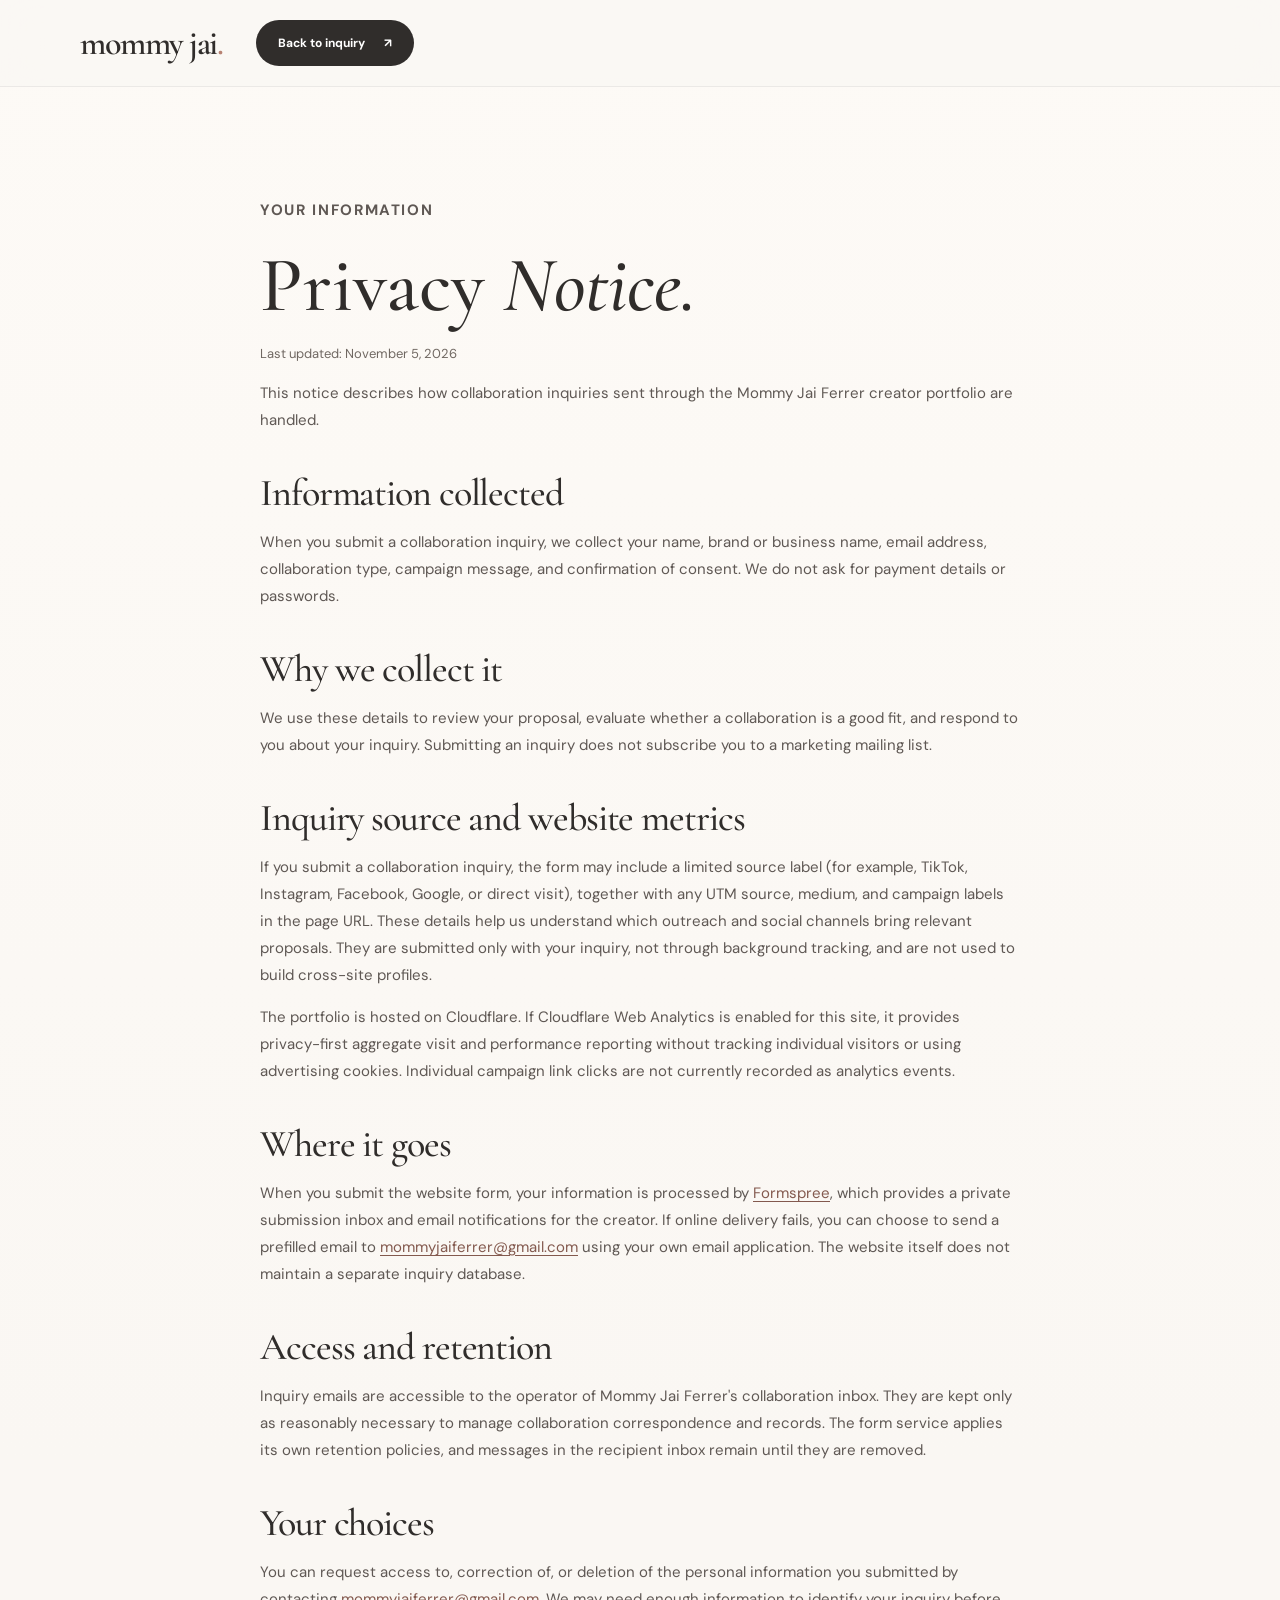
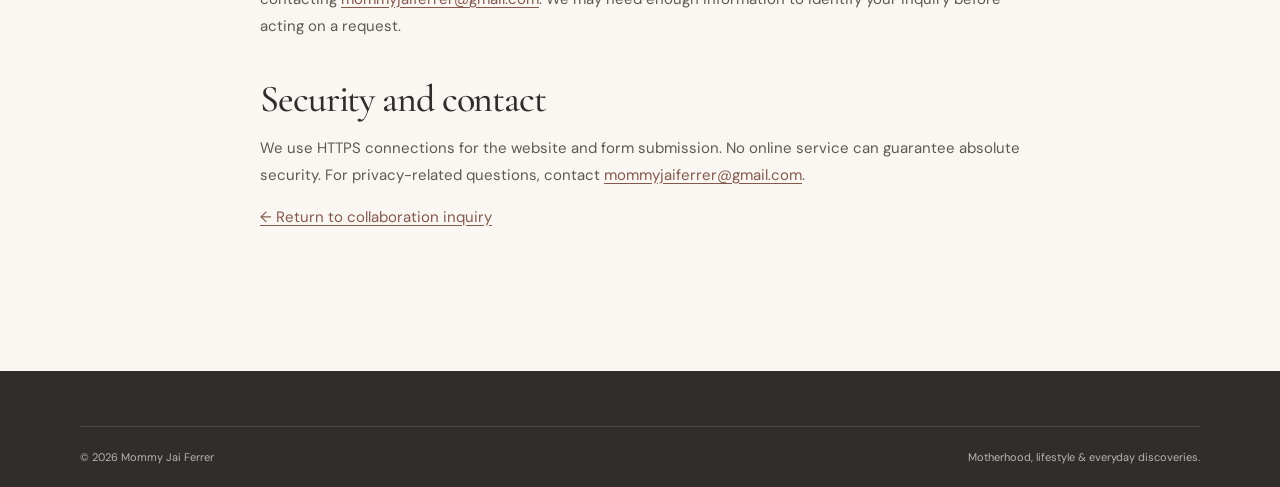
<file: privacy.html>
<!doctype html>
<html lang="en">
<head>
  <meta charset="utf-8">
  <meta name="viewport" content="width=device-width, initial-scale=1">
  <meta name="theme-color" content="#faf7f3">
  <meta name="description" content="How Mommy Jai Ferrer handles collaboration inquiry information.">
  <link rel="canonical" href="https://mommy-jai-portfolio.pages.dev/privacy">
  <meta name="robots" content="noindex, nofollow">
  <meta property="og:type" content="website">
  <meta property="og:title" content="Privacy Notice | Mommy Jai Ferrer">
  <meta property="og:url" content="https://mommy-jai-portfolio.pages.dev/privacy">
  <meta property="og:description" content="How Mommy Jai Ferrer handles information from collaboration inquiries.">
  <meta property="og:image" content="https://mommy-jai-portfolio.pages.dev/assets/mommy-jai-social-preview.jpg">
  <meta name="twitter:card" content="summary_large_image">
  <title>Privacy Notice | Mommy Jai Ferrer</title>
  <link rel="icon" href="assets/favicon.svg" type="image/svg+xml">
  <link rel="preconnect" href="https://fonts.googleapis.com">
  <link rel="preconnect" href="https://fonts.gstatic.com" crossorigin>
  <link href="https://fonts.googleapis.com/css2?family=Cormorant+Garamond:wght@400;500;600&family=DM+Sans:wght@400;500;600;700&display=swap" rel="stylesheet">
  <link rel="stylesheet" href="styles.css?v=4.2.0">
  <style>
    .privacy-page{width:min(760px,calc(100% - 42px));margin:0 auto;padding:95px 0 125px}
    .privacy-page h1{font-family:var(--serif);font-weight:500;font-size:clamp(54px,8vw,78px);line-height:1;margin:22px 0 18px}
    .privacy-page h2{font-size:clamp(29px,4vw,38px);margin:40px 0 12px}
    .privacy-page p,.privacy-page li{font-size:15px;line-height:1.8;color:#5f5854}
    .privacy-page li{padding-bottom:7px}
    .privacy-page ul{padding-left:22px}
    .privacy-page a{text-decoration:underline;text-underline-offset:3px;color:#83594e}
    .privacy-page .date-note{font-size:13px;color:#706862}
    @media(max-width:767px){.privacy-page{padding:65px 0 85px}}
  </style>
</head>
<body>
  <header class="site-header">
    <div class="container header-row">
      <a class="wordmark" href="./" aria-label="Mommy Jai Ferrer, return to homepage">mommy jai<span>.</span></a>
      <a class="header-cta" href="./#contact">Back to inquiry <span aria-hidden="true">↗︎</span></a>
    </div>
  </header>
  <main class="privacy-page">
    <p class="kicker">YOUR INFORMATION</p>
    <h1>Privacy <em>Notice.</em></h1>
    <p class="date-note">Last updated: November 5, 2026</p>
    <p>This notice describes how collaboration inquiries sent through the Mommy Jai Ferrer creator portfolio are handled.</p>

    <h2>Information collected</h2>
    <p>When you submit a collaboration inquiry, we collect your name, brand or business name, email address, collaboration type, campaign message, and confirmation of consent. We do not ask for payment details or passwords.</p>

    <h2>Why we collect it</h2>
    <p>We use these details to review your proposal, evaluate whether a collaboration is a good fit, and respond to you about your inquiry. Submitting an inquiry does not subscribe you to a marketing mailing list.</p>

    <h2>Inquiry source and website metrics</h2>
    <p>If you submit a collaboration inquiry, the form may include a limited source label (for example, TikTok, Instagram, Facebook, Google, or direct visit), together with any UTM source, medium, and campaign labels in the page URL. These details help us understand which outreach and social channels bring relevant proposals. They are submitted only with your inquiry, not through background tracking, and are not used to build cross-site profiles.</p>
    <p>The portfolio is hosted on Cloudflare. If Cloudflare Web Analytics is enabled for this site, it provides privacy-first aggregate visit and performance reporting without tracking individual visitors or using advertising cookies. Individual campaign link clicks are not currently recorded as analytics events.</p>

    <h2>Where it goes</h2>
    <p>When you submit the website form, your information is processed by <a href="https://formspree.io/legal/privacy-policy/" target="_blank" rel="noopener noreferrer">Formspree</a>, which provides a private submission inbox and email notifications for the creator. If online delivery fails, you can choose to send a prefilled email to <a href="mailto:mommyjaiferrer@gmail.com">mommyjaiferrer@gmail.com</a> using your own email application. The website itself does not maintain a separate inquiry database.</p>

    <h2>Access and retention</h2>
    <p>Inquiry emails are accessible to the operator of Mommy Jai Ferrer's collaboration inbox. They are kept only as reasonably necessary to manage collaboration correspondence and records. The form service applies its own retention policies, and messages in the recipient inbox remain until they are removed.</p>

    <h2>Your choices</h2>
    <p>You can request access to, correction of, or deletion of the personal information you submitted by contacting <a href="mailto:mommyjaiferrer@gmail.com">mommyjaiferrer@gmail.com</a>. We may need enough information to identify your inquiry before acting on a request.</p>

    <h2>Security and contact</h2>
    <p>We use HTTPS connections for the website and form submission. No online service can guarantee absolute security. For privacy-related questions, contact <a href="mailto:mommyjaiferrer@gmail.com">mommyjaiferrer@gmail.com</a>.</p>
    <p><a href="./#contact">← Return to collaboration inquiry</a></p>
  </main>
  <footer class="footer"><div class="container footer-base"><span>© 2026 Mommy Jai Ferrer</span><span>Motherhood, lifestyle &amp; everyday discoveries.</span></div></footer>
</body>
</html>
</file>
<file: styles.css>
:root{--ivory:#faf7f3;--cream:#f3ece5;--blush:#eadbd4;--rose:#b78272;--rose-deep:#93695e;--sage:#767b6a;--charcoal:#302d2b;--muted:#776f6b;--line:#e6ddd6;--serif:'Cormorant Garamond',Georgia,serif;--sans:'DM Sans',Arial,sans-serif}*{box-sizing:border-box}html{scroll-behavior:smooth}body{margin:0;background:var(--ivory);color:var(--charcoal);font-family:var(--sans);-webkit-font-smoothing:antialiased}a{color:inherit;text-decoration:none}button,input,select,textarea{font:inherit}button,a,input,select,textarea{-webkit-tap-highlight-color:transparent}a:focus-visible,button:focus-visible,input:focus-visible,select:focus-visible,textarea:focus-visible{outline:3px solid var(--sage);outline-offset:4px}img{max-width:100%}.container{width:min(1120px,calc(100% - 48px));margin:auto}.skip-link{position:absolute;top:-100px;left:16px;background:#fff;padding:12px;z-index:90}.skip-link:focus{top:12px}.site-header{position:relative;z-index:10;border-bottom:1px solid rgba(48,45,43,.07);background:rgba(250,247,243,.94)}.header-row{height:86px;display:flex;align-items:center;gap:34px}.wordmark{font-family:var(--serif);font-size:34px;font-weight:600;letter-spacing:-1.5px;white-space:nowrap}.wordmark span{color:var(--rose)}.desktop-nav{display:flex;gap:34px;margin-left:auto;font-size:13px;font-weight:600}.desktop-nav a:hover,.footer-links a:hover{color:var(--rose-deep)}.header-cta{display:inline-flex;align-items:center;gap:19px;background:var(--charcoal);color:white;border-radius:28px;font-size:12px;font-weight:700;padding:15px 22px}.header-cta:hover{background:#5b4943}.menu-toggle{display:none;border:0;background:none;padding:9px;cursor:pointer}.menu-toggle span{display:block;height:2px;width:23px;background:var(--charcoal);margin:5px}.mobile-nav{display:none}.hero{display:grid;grid-template-columns:1.07fr .93fr;min-height:620px;gap:65px;align-items:center;padding-top:65px;padding-bottom:88px}.eyebrow,.kicker{font-size:11px;letter-spacing:2px;font-weight:700;color:var(--rose-deep)}.eyebrow{display:flex;gap:12px;align-items:center}.small-star{font-size:21px;color:var(--rose);line-height:1}.hero h1{font-family:var(--serif);font-size:clamp(57px,6vw,92px);font-weight:500;line-height:.93;letter-spacing:-2.5px;margin:32px 0 27px}.hero h1 em,h2 em{font-weight:400;color:var(--rose-deep)}.hero-lead{font-size:16px;line-height:1.9;color:var(--muted);max-width:490px}.hero-actions{display:flex;align-items:center;gap:32px;margin-top:32px}.button{display:inline-flex;justify-content:center;align-items:center;gap:32px;border:0;border-radius:4px;padding:18px 25px;font-size:13px;font-weight:700;cursor:pointer}.button-primary{background:var(--rose-deep);color:white}.button-primary:hover{background:#755249}.text-link{font-size:13px;font-weight:700;border-bottom:1px solid var(--charcoal);padding-bottom:6px}.text-link span{margin-left:9px}.hero-meta{display:flex;align-items:center;gap:12px;margin-top:55px;font-size:11px;color:#89827c}.meta-line{width:27px;height:1px;background:var(--rose)}.hero-visual{height:530px;position:relative;display:flex;align-items:center;justify-content:center}.portrait-frame{background:linear-gradient(160deg,#e4c7b9,#b88979 48%,#a87b6c);width:77%;height:91%;border-radius:210px 210px 9px 9px;position:relative;overflow:hidden}.portrait-img{width:100%;height:100%;object-fit:cover;object-position:center 22%}.portrait-fallback{display:none;position:absolute;inset:0;align-items:center;justify-content:center;flex-direction:column;color:#f7ece4}.portrait-frame.no-photo .portrait-fallback{display:flex}.portrait-fallback>span{font-family:var(--serif);font-size:220px;font-style:italic;opacity:.35;line-height:1}.portrait-fallback small{font-size:10px;letter-spacing:3px;text-align:center;line-height:2}.visual-sticker{position:absolute;background:#faf7f3;box-shadow:0 9px 35px #302d2b10;padding:23px 24px;font-size:13px;line-height:1.6;z-index:1}.sticker-top{top:60px;right:-10px;transform:rotate(6deg);font-style:italic}.sticker-top b{font-family:var(--serif);font-size:23px;font-weight:500}.sticker-top svg{width:38px;display:block;margin:1px 0 0 70px}.sticker-bottom{bottom:48px;left:-23px;transform:rotate(-5deg);font-family:var(--serif);font-size:24px;line-height:1.05}.sticker-bottom span{color:var(--rose)}.orbit{position:absolute;color:#c39c8f}.orbit-one{top:34px;left:27px;font-size:37px}.orbit-two{bottom:9px;right:34px;font-size:26px}.ticker{background:#e9d8cf;padding:21px 0;overflow:hidden;text-align:center}.ticker-inner{white-space:nowrap;font-size:11px;letter-spacing:2.1px;font-weight:700;color:#765c53}.ticker-inner span{color:#b78272;margin:0 25px}.section{padding-top:112px;padding-bottom:115px;scroll-margin-top:25px}.section-heading{display:flex;justify-content:space-between;gap:70px;align-items:end;margin-bottom:45px}.section-heading>div{flex:1.2}.section-heading>p{flex:.8;max-width:320px;line-height:1.85;font-size:14px;color:var(--muted);margin:0 0 7px}h2{font-family:var(--serif);font-weight:500;line-height:1.01;font-size:clamp(43px,4.5vw,65px);letter-spacing:-1.1px;margin:20px 0 0}.work-grid{display:grid;grid-template-columns:repeat(3,minmax(0,1fr));gap:30px 23px}.work-card{min-width:0;display:block}.work-art{height:300px;position:relative;overflow:hidden;display:flex;flex-direction:column;align-items:flex-start;justify-content:end;padding:29px;transition:transform .25s ease,filter .25s ease}.work-card:hover .work-art{filter:saturate(1.15)}.art-bonakid{background:radial-gradient(circle at 70% 15%,#f6ead7 0 15%,transparent 16%),linear-gradient(135deg,#c9ac95,#ae826a);color:#fff8ef}.art-little{background:radial-gradient(circle at 74% 20%,#f6e6df 0 17%,transparent 18%),linear-gradient(145deg,#d9bdb2,#b8958b);color:#fff9f2}.art-urban{background:linear-gradient(145deg,#bbc2af,#848d75);color:#fffaf1}.art-hair{background:linear-gradient(145deg,#e5c7b7,#bc9183);color:#fff7f0}.art-colgate{background:linear-gradient(145deg,#d5bea8,#b18e78);color:#fffaf3}.art-unilove{background:linear-gradient(145deg,#d4cab5,#a7ab8d);color:#fffaf0}.art-ornament{position:absolute;right:18px;top:0;font-family:var(--serif);font-size:175px;opacity:.21;line-height:1}.art-small{font-size:10px;letter-spacing:2px;font-weight:700;margin-bottom:auto}.art-main{font-family:var(--serif);font-size:46px;line-height:.97;letter-spacing:-1px;position:relative}.art-main i{font-weight:400}.art-corner{position:absolute;right:25px;bottom:24px;font-size:10px;letter-spacing:1px}.card-info{display:flex;justify-content:space-between;align-items:flex-start;gap:8px;padding:19px 0}.card-type{font-size:10px;letter-spacing:1.2px;font-weight:700;color:var(--rose-deep)}.card-info h3{font-family:var(--serif);font-size:29px;font-weight:600;margin:7px 0 2px}.card-info p{font-size:12px;color:var(--muted);margin:4px 0}.card-arrow{font-size:22px;color:var(--rose-deep);transition:transform .2s}.work-card:hover .card-arrow{transform:translate(3px,-3px)}.work-footnote{font-size:12px;color:var(--muted);margin-top:20px;line-height:1.8}.services-section{background:#f3ece5}.services-grid{display:grid;grid-template-columns:1fr 1fr;gap:22px}.service-card{position:relative;background:var(--ivory);padding:42px 42px 37px;min-height:420px;display:flex;flex-direction:column}.service-card.alt{background:#e8d7cf}.service-index{position:absolute;right:35px;top:30px;color:#a7958d;font-size:12px}.service-icon{font-size:37px;color:var(--rose-deep)}.service-card h3{font-family:var(--serif);font-size:42px;font-weight:500;margin:16px 0 12px}.service-card p{font-size:14px;line-height:1.9;color:#625e5a}.service-card ul{list-style:none;padding:0;margin:13px 0 28px}.service-card li{padding:8px 0 8px 22px;position:relative;font-size:13px}.service-card li:before{content:'✳︎';position:absolute;left:0;color:var(--rose-deep)}.service-link{border-bottom:1px solid currentColor;align-self:start;padding-bottom:6px;margin-top:auto;font-size:13px;font-weight:700}.service-link span{margin-left:18px}.other-collabs{display:flex;align-items:center;gap:12px;flex-wrap:wrap;margin-top:28px;font-size:13px;color:var(--muted)}.other-collabs span{border:1px solid #d8cbc3;border-radius:30px;padding:10px 17px;color:var(--charcoal);font-size:12px}.about-section{display:grid;grid-template-columns:.9fr 1.1fr;gap:100px;align-items:center}.about-art{background:#e9d5ca;min-height:470px;display:flex;align-items:center;justify-content:center;padding:40px;position:relative}.about-art:after{content:'';position:absolute;border:1px solid #fff5ed;inset:23px}.about-art-inner{text-align:center;z-index:1}.big-star{font-size:100px;color:#fff3ed;display:block;line-height:1.1}.about-script{font-family:var(--serif);font-size:85px;font-style:italic;color:#856b5e;line-height:1.3;display:block}.about-mini{font-size:10px;letter-spacing:3px;line-height:2.2;color:#806e66}.about-copy p:not(.kicker){font-size:15px;color:var(--muted);line-height:2}.signature{margin-top:30px;font-size:13px;color:var(--muted)}.signature strong{display:block;font-family:var(--serif);font-size:32px;font-style:italic;color:var(--rose-deep);font-weight:500}.brand-section{background:#eee2db}.brand-content{text-align:center}.brand-content h2{max-width:670px;margin:15px auto 22px}.brand-content>p:not(.kicker){max-width:665px;margin:auto;line-height:1.85;font-size:14px;color:var(--muted)}.brand-content .brand-group-label{font-family:var(--sans);font-size:10px;font-weight:700;letter-spacing:.19em;margin:38px auto 0;color:#916b60}.brand-list{display:flex;flex-wrap:wrap;justify-content:center;align-items:center;gap:14px 28px;margin:19px auto 24px;max-width:940px}.brand-list span{font-family:var(--serif);font-weight:600;font-size:clamp(22px,2.35vw,29px);line-height:1.14}.brand-list-pending{margin-top:19px;margin-bottom:27px}.brand-list-pending span{font-size:clamp(20px,2vw,25px);color:#705c53}.brand-content small{display:block;max-width:740px;margin:0 auto;font-size:11px;line-height:1.7;color:var(--muted)}.contact-section{padding-bottom:115px}.contact-panel{display:grid;grid-template-columns:1fr 1fr;gap:75px;background:#f2e7df;padding:70px}.contact-heading h2{font-size:clamp(43px,4vw,58px)}.contact-heading>p:not(.kicker){font-size:14px;color:var(--muted);line-height:1.9;max-width:410px}.contact-email{display:inline-block;font-size:15px;border-bottom:1px solid var(--charcoal);padding-bottom:9px;margin-top:24px;font-weight:700}.contact-email span{color:var(--rose-deep)}.inquiry-form{display:flex;flex-direction:column;gap:10px}.inquiry-form label{font-size:12px;font-weight:700;margin-top:8px}.inquiry-form label span{color:var(--rose-deep)}.inquiry-form input,.inquiry-form select,.inquiry-form textarea{background:var(--ivory);width:100%;border:1px solid #e0d5ce;border-radius:2px;padding:14px 15px;outline-offset:3px;color:var(--charcoal);font-size:13px}.inquiry-form textarea{resize:vertical}.submit-button{width:100%;margin-top:12px}.form-note{font-size:11px;line-height:1.65;color:var(--muted);margin:6px 0 0}.footer{background:#302d2b;color:#f9eee7;padding-top:55px}.footer-row{display:flex;justify-content:space-between;gap:35px;align-items:start;padding-bottom:60px}.footer-mark{font-size:39px}.footer-row p{color:#bcb3ad;font-size:12px}.footer-links{display:flex;gap:25px;flex-wrap:wrap;font-size:12px;font-weight:600;margin-top:16px}.footer-base{display:flex;justify-content:space-between;border-top:1px solid #ffffff20;padding:23px 0;color:#bcb3ad;font-size:11px}
@media(max-width:900px){.hero{grid-template-columns:1fr 1fr;gap:20px}.hero h1{font-size:65px}.hero-visual{height:460px}.visual-sticker{padding:15px}.section{padding-top:85px;padding-bottom:90px}.section-heading{gap:25px}.work-grid{gap:25px 15px}.work-art{height:250px;padding:21px}.art-main{font-size:37px}.about-section{gap:35px}.contact-panel{padding:40px;gap:30px}}
@media(max-width:700px){.container{width:min(100% - 36px,520px)}.header-row{height:66px}.wordmark{font-size:31px}.desktop-nav,.header-cta{display:none}.menu-toggle{display:block;margin-left:auto}.mobile-nav:not([hidden]){display:flex;flex-direction:column;gap:0;background:var(--ivory);border-top:1px solid var(--line);padding:8px 18px 16px}.mobile-nav a{padding:12px 6px;font-size:14px;font-weight:600}.hero{grid-template-columns:1fr;gap:17px;padding-top:49px;padding-bottom:40px;min-height:0}.hero h1{font-size:clamp(56px,12.4vw,78px);margin:21px 0 18px}.hero-lead{font-size:14px;line-height:1.85}.hero-actions{margin-top:26px;gap:22px}.button{padding:16px 19px;gap:15px}.hero-meta{margin-top:30px;font-size:10px}.hero-visual{height:400px;max-width:430px;width:100%;margin:9px auto 0}.portrait-frame{width:69%;height:96%}.portrait-fallback>span{font-size:155px}.sticker-top{right:0;top:35px;font-size:11px}.sticker-top b{font-size:19px}.sticker-bottom{left:0;bottom:39px;font-size:20px}.orbit-one{left:15px;top:9px}.ticker{padding:17px 0}.ticker-inner{font-size:10px;letter-spacing:1.3px}.ticker-inner span{margin:0 13px}.section{padding-top:76px;padding-bottom:76px}.section-heading{display:block;margin-bottom:29px}.section-heading>p{max-width:450px;margin:18px 0 0}.section-heading h2,h2{font-size:clamp(43px,9.2vw,56px);margin-top:13px}.work-grid{grid-template-columns:repeat(2,minmax(0,1fr));gap:19px 11px}.work-art{height:205px;padding:16px}.art-main{font-size:clamp(26px,6.4vw,36px)}.art-small{font-size:8px;letter-spacing:1px}.art-ornament{font-size:110px}.art-corner{right:14px;bottom:13px;font-size:8px}.card-info{padding:12px 0 6px}.card-type{font-size:8px;letter-spacing:.5px;line-height:1.5}.card-info h3{font-size:24px;line-height:1.05}.card-info p{font-size:11px;line-height:1.5}.card-arrow{font-size:19px}.services-grid{grid-template-columns:1fr}.service-card{min-height:0;padding:31px}.service-card h3{font-size:38px}.about-section{grid-template-columns:1fr;gap:28px}.about-art{min-height:300px}.about-script{font-size:65px}.big-star{font-size:70px}.brand-list{gap:13px 23px}.brand-list span{font-size:24px}.contact-panel{grid-template-columns:1fr;padding:32px 24px;gap:20px}.contact-heading h2{font-size:45px}.footer-row{display:block;padding-bottom:36px}.footer-links{margin-top:27px}.footer-base{gap:14px;flex-direction:column}}
@media(max-width:380px){.container{width:calc(100% - 28px)}.hero h1{font-size:52px}.hero-actions{gap:15px}.hero-actions .button{font-size:12px}.text-link{font-size:12px}.hero-visual{height:345px}.work-art{height:185px;padding:12px}.art-main{font-size:26px}.card-info h3{font-size:22px}.card-arrow{display:none}.contact-panel{padding:27px 18px}}
@media(prefers-reduced-motion:reduce){html{scroll-behavior:auto}*,*:before,*:after{transition:none!important;animation:none!important}}


/* Premium editorial enhancement: airy surface depth, restrained motion and accessibility */
:root{--elevation:0 18px 48px rgba(65,44,38,.075);--elevation-hover:0 28px 65px rgba(65,44,38,.13)}
body{background:linear-gradient(180deg,#fdfaf6 0%,#faf7f3 70%);overflow-x:hidden}
.site-header{position:sticky;top:0;z-index:90;background:rgba(250,247,243,.84);backdrop-filter:blur(18px) saturate(135%);-webkit-backdrop-filter:blur(18px) saturate(135%)}
.site-header.is-scrolled{box-shadow:0 12px 35px rgba(65,44,38,.055)}
.scroll-progress{position:fixed;inset:0 0 auto;height:3px;z-index:120;pointer-events:none}
.scroll-progress span{display:block;width:0;height:100%;background:linear-gradient(90deg,#a67466,#dec2b5,#93695e);transition:width .1s linear}
main{position:relative;isolation:isolate}
.ambient-glow{position:absolute;z-index:-1;pointer-events:none;border-radius:50%;filter:blur(70px);opacity:.35}
.glow-a{top:4rem;right:-8rem;width:23rem;height:23rem;background:#e8b8a4;animation:drift 13s ease-in-out infinite}
.glow-b{top:72rem;left:-9rem;width:20rem;height:20rem;background:#d7d9c0;animation:drift 17s ease-in-out infinite reverse}
.hero h1,.section-heading h2,.brand-content h2{text-wrap:balance}
.hero-visual{filter:drop-shadow(0 28px 36px rgba(93,65,56,.11))}
.portrait-frame{box-shadow:0 25px 60px rgba(111,72,58,.16)}
.portrait-frame.no-photo .portrait-fallback{background:radial-gradient(circle at 35% 22%,#d4b4a6,#b88979 65%,#ad7e70)}
.visual-sticker{box-shadow:0 12px 30px rgba(66,50,44,.09);animation:floatSticker 7s ease-in-out infinite}
.sticker-bottom{animation-delay:-3s}
.orbit{animation:twinkle 5s ease-in-out infinite}
.ticker{background:linear-gradient(90deg,#efded5,#ead6cb,#efe0d7);border-top:1px solid rgba(152,115,100,.09);border-bottom:1px solid rgba(152,115,100,.09)}
.ticker-inner{animation:tickerBreathe 8s ease-in-out infinite}
.button-primary{background:linear-gradient(130deg,#9f7367,#8f6459);box-shadow:0 10px 24px rgba(123,78,65,.17);transition:transform .27s ease,box-shadow .27s ease,filter .27s ease}
.button-primary:hover{transform:translateY(-3px);box-shadow:0 17px 32px rgba(123,78,65,.23);filter:brightness(1.04)}
.work-card,.service-card,.about-art,.contact-panel{box-shadow:var(--elevation);transition:transform .38s cubic-bezier(.2,.8,.2,1),box-shadow .38s ease}
.work-card{background:#fff9f4;border-radius:15px;overflow:hidden}
.work-art{overflow:hidden}
.work-card:hover,.service-card:hover{transform:translateY(-7px);box-shadow:var(--elevation-hover)}
.work-card:focus-visible{outline-offset:6px}
.work-art:after{content:"";position:absolute;inset:0;pointer-events:none;background:linear-gradient(118deg,transparent 25%,rgba(255,255,255,.17) 48%,transparent 67%);transform:translateX(-140%);transition:transform .8s ease}
.work-card:hover .work-art:after{transform:translateX(140%)}
.art-ornament{animation:floatOrnament 8s ease-in-out infinite}
.service-card{border-radius:15px;border:1px solid rgba(148,106,88,.08)}
.service-card.alt{background:linear-gradient(145deg,#ead8d0,#e5d1c7)}
.other-collabs span{background:rgba(255,255,255,.48);transition:transform .25s ease}
.other-collabs span:hover{transform:translateY(-2px)}
.about-art{border-radius:12px;overflow:hidden}
.big-star{animation:slowRotate 24s linear infinite}
.brand-section{background:linear-gradient(180deg,#eee2db,#f2e7e1)}
.brand-content .brand-group-label{font-size:10px;letter-spacing:.18em;font-weight:700;color:#906a5e;margin:35px auto 0}
.brand-list{margin:22px auto 26px;gap:14px 28px;max-width:950px}
.brand-list span{font-size:clamp(23px,2.5vw,30px);transition:color .25s ease,transform .25s ease}
.brand-list span:hover{color:#95695c;transform:translateY(-2px)}
.brand-list-pending{margin-top:18px;margin-bottom:25px}
.brand-list-pending span{font-size:clamp(21px,2.1vw,25px);color:#6d5a53}
.brand-content small{display:block;max-width:710px;margin:auto;line-height:1.7}
.contact-panel{border-radius:15px;background:linear-gradient(140deg,#f2e7df,#eee0d8);border:1px solid rgba(153,110,94,.09)}
.inquiry-form input,.inquiry-form select,.inquiry-form textarea{transition:border-color .24s ease,box-shadow .24s ease}
.inquiry-form input:focus,.inquiry-form select:focus,.inquiry-form textarea:focus{border-color:#b3897b;box-shadow:0 0 0 4px rgba(179,137,123,.14)}
.js-motion .reveal-item{opacity:0;transform:translateY(24px);transition:opacity .72s ease,transform .72s cubic-bezier(.2,.8,.2,1)}
.js-motion .reveal-item.is-visible{opacity:1;transform:none}
@keyframes floatSticker{0%,100%{transform:translateY(0) rotate(0)}50%{transform:translateY(-8px) rotate(-1deg)}}
@keyframes twinkle{0%,100%{opacity:.7;transform:scale(1)}50%{opacity:1;transform:scale(1.13)}}
@keyframes drift{0%,100%{transform:translate(0,0)}50%{transform:translate(12px,-15px)}}
@keyframes tickerBreathe{0%,100%{opacity:1}50%{opacity:.72}}
@keyframes floatOrnament{0%,100%{transform:translateY(0)}50%{transform:translateY(-7px)}}
@keyframes slowRotate{to{transform:rotate(360deg)}}
@media(max-width:700px){
 .ambient-glow{opacity:.22}
 .scroll-progress{height:2px}
 .work-card,.service-card,.about-art,.contact-panel{border-radius:12px}
 .brand-list{gap:12px 20px}
 .brand-list span{font-size:22px}
 .brand-list-pending span{font-size:19px}
}
@media(max-width:380px){.brand-list span{font-size:20px}.brand-list-pending span{font-size:17px}}
@media(prefers-reduced-motion:reduce){
 .visual-sticker,.orbit,.ambient-glow,.ticker-inner,.art-ornament,.big-star{animation:none!important}
 .js-motion .reveal-item{opacity:1!important;transform:none!important;transition:none!important}
 .work-card:hover,.service-card:hover,.button-primary:hover{transform:none!important}
}



/* V1.3 — typographic hierarchy, deliberate spacing, brand collection and mobile conversion */
:root{--text-readable:#5f5854;--content-max:1120px}
.container{width:min(var(--content-max),calc(100% - 64px))}
.hero-lead,.section-heading>p,.service-card p,.about-copy p:not(.kicker),.contact-heading>p:not(.kicker),.brand-content>p:not(.kicker){color:var(--text-readable);line-height:1.72}
.hero-lead{font-size:16px;max-width:480px}
.hero-actions{margin-top:26px}
.section{padding-top:104px;padding-bottom:108px;scroll-margin-top:82px}
.section-heading{margin-bottom:37px;gap:60px}
.section-heading>p{font-size:15px;line-height:1.7}
h2{font-size:clamp(46px,4.3vw,61px);line-height:1.05}
.eyebrow,.kicker{font-size:11px;letter-spacing:1.65px}
.card-type{font-size:11px;letter-spacing:.9px;line-height:1.5}
.card-info{padding:17px 17px 20px}
.card-info h3{font-size:29px;line-height:1.08;margin-top:8px}
.card-info p{font-size:13px;line-height:1.55}
.work-grid{gap:26px 22px}
.service-card{padding:39px 40px 35px;min-height:395px}
.service-card p{font-size:15px}
.service-card li{font-size:14px;line-height:1.55}
.service-card h3{font-size:41px}
.about-copy p:not(.kicker){font-size:15px}
.brand-content>p:not(.kicker):not(.brand-group-label){max-width:720px;font-size:15px;line-height:1.75}
.brand-content .brand-group-label{margin:43px auto 18px;font-size:11px;letter-spacing:1.6px}
.brand-list:not(.brand-list-pending){display:grid;grid-template-columns:repeat(4,minmax(0,1fr));max-width:1000px;gap:0 24px;margin:0 auto 32px}
.brand-list:not(.brand-list-pending) span{display:flex;align-items:center;justify-content:center;min-height:75px;padding:14px 8px;text-align:center;border-bottom:1px solid rgba(123,91,78,.16);font-size:clamp(22px,2vw,27px);line-height:1.1}
.brand-list-pending{max-width:740px;gap:14px 27px;margin:0 auto 29px}
.brand-list-pending span{font-size:clamp(20px,1.9vw,24px)}
.brand-content small{font-size:12px;line-height:1.65}
.contact-panel{padding:62px;gap:58px}
.contact-heading>p:not(.kicker){font-size:15px}
.inquiry-form label{font-size:13px}
.inquiry-form input,.inquiry-form select,.inquiry-form textarea{font-size:14px;padding:15px}
.form-note{font-size:12px;line-height:1.65}
.mobile-cta{display:none}
@media(max-width:900px){
  .container{width:min(100% - 42px,1120px)}
  .section{padding-top:85px;padding-bottom:88px}
  .section-heading{margin-bottom:31px;gap:32px}
  .card-info{padding:15px 12px 17px}
  .card-info h3{font-size:25px}
  .brand-list:not(.brand-list-pending){grid-template-columns:repeat(3,minmax(0,1fr))}
  .contact-panel{padding:42px;gap:32px}
}
@media(max-width:767px){
  .container{width:min(100% - 40px,520px)}
  .hero{padding-top:46px;padding-bottom:48px}
  .hero h1{font-size:clamp(52px,11.5vw,69px)}
  .hero-lead{font-size:15px;line-height:1.7}
  .hero-actions{margin-top:24px}
  .section{padding-top:74px;padding-bottom:78px;scroll-margin-top:72px}
  .section-heading{margin-bottom:27px}
  .section-heading>p{font-size:15px;margin-top:15px}
  h2,.section-heading h2{font-size:clamp(39px,9vw,49px)}
  .work-grid{gap:18px 12px}
  .card-info{padding:13px 5px 15px}
  .card-info h3{font-size:24px}
  .card-info p{font-size:13px}
  .card-type{font-size:10px;letter-spacing:.55px}
  .service-card{padding:29px 28px;min-height:0}
  .service-card p{font-size:15px}
  .service-card li{font-size:14px}
  .about-copy p:not(.kicker){font-size:15px;line-height:1.75}
  .brand-list:not(.brand-list-pending){grid-template-columns:repeat(2,minmax(0,1fr));gap:0 17px;margin-bottom:30px}
  .brand-list:not(.brand-list-pending) span{min-height:65px;font-size:clamp(20px,5.4vw,25px)}
  .brand-content .brand-group-label{margin-top:32px;margin-bottom:15px;font-size:10px}
  .brand-list-pending{gap:12px 19px;margin-bottom:25px}
  .brand-list-pending span{font-size:21px}
  .brand-content>p:not(.kicker):not(.brand-group-label){font-size:14px}
  .contact-panel{padding:31px 25px;gap:24px}
  .contact-heading>p:not(.kicker){font-size:15px}
  .contact-section{padding-bottom:88px}
  .mobile-cta{position:fixed;z-index:100;bottom:calc(12px + env(safe-area-inset-bottom,0px));left:50%;width:min(430px,calc(100vw - 28px));padding:8px;display:flex;gap:8px;align-items:stretch;transform:translate(-50%,calc(100% + 38px));opacity:0;visibility:hidden;pointer-events:none;background:rgba(252,247,242,.96);border:1px solid rgba(133,101,90,.17);border-radius:18px;box-shadow:0 14px 46px rgba(69,45,39,.17);-webkit-backdrop-filter:blur(16px);backdrop-filter:blur(16px);transition:transform .34s cubic-bezier(.2,.8,.2,1),opacity .25s ease,visibility .25s ease}
  .mobile-cta.is-visible{transform:translate(-50%,0);opacity:1;visibility:visible;pointer-events:auto}
  .mobile-cta a{display:flex;align-items:center;justify-content:center;min-height:48px;border-radius:12px;font-size:14px;font-weight:700;text-decoration:none;white-space:nowrap}
  .mobile-cta-primary{flex:1;gap:11px;background:#93695e;color:#fff;padding:0 16px}
  .mobile-cta-primary:hover,.mobile-cta-primary:focus-visible{background:#7f574d}
  .mobile-cta-secondary{width:52px;border:1px solid #d8c4ba;color:#4d3b35;background:#fff9f5}
  .mobile-cta-secondary:hover,.mobile-cta-secondary:focus-visible{background:#f1e4dc}
}
@media(max-width:380px){
  .container{width:calc(100% - 30px)}
  .brand-list:not(.brand-list-pending) span{font-size:19px}
  .mobile-cta{width:calc(100vw - 20px)}
  .mobile-cta-primary{padding:0 10px;gap:7px}
}
@media(prefers-reduced-motion:reduce){
  .mobile-cta{transition:none!important}
}

/* Force typography glyphs instead of platform-colored emoji on iOS. */
.small-star,.art-ornament,.big-star,.card-arrow,.service-icon,.service-link span,.mobile-cta a span,.ticker-inner span{font-variant-emoji:text}


/* V1.3.3 — true seamless marquee, mobile motion refinements and safe horizontal containment */
html,body{max-width:100%;overflow-x:clip}
body{width:100%;position:relative}
.ticker{display:block;position:relative;isolation:isolate;overflow:hidden;width:100%;max-width:100%;padding:19px 0;text-align:left}
.ticker-inner{animation:none!important}
.ticker-track{
  display:flex;flex-flow:row nowrap;align-items:center;
  width:max-content;min-width:0;
  animation:mjMarquee 30s linear infinite;
  will-change:transform;
}
.ticker-group{
  display:inline-flex;flex:0 0 auto;align-items:center;justify-content:flex-start;
  gap:clamp(20px,3.5vw,42px);width:max-content;min-width:0;
  padding-inline:clamp(12px,2vw,25px);white-space:nowrap;
  font-family:var(--sans);font-size:11px;letter-spacing:1.7px;
  line-height:1.4;font-weight:700;color:#765c53;
}
.ticker-group span,.ticker-group i{flex:0 0 auto}
.ticker-group i{font-size:13px;font-style:normal;color:#a7786a;font-variant-emoji:text}
@keyframes mjMarquee{from{transform:translate3d(0,0,0)}to{transform:translate3d(-50%,0,0)}}
@media(max-width:767px){
  .ticker{padding:17px 0}
  .ticker-track{animation-duration:21s}
  .ticker-group{gap:26px;padding-inline:13px;font-size:10px;letter-spacing:1.35px}
  .ticker-group i{font-size:12px}
  .hero,.hero-visual,.section,.work-grid,.contact-panel{min-width:0}
  .hero-visual{max-width:100%}
}
@media(max-width:767px) and (prefers-reduced-motion:no-preference){
  .visual-sticker{animation-duration:6s}
  .js-motion .reveal-item{transition-duration:.78s}
}
@media(prefers-reduced-motion:reduce){
  /* Accessible alternative: show all specialties, never crop an unmoving line. */
  .ticker-track{animation:none!important;transform:none!important;width:100%;min-width:0;will-change:auto}
  .ticker-group:first-child{
    display:flex;flex-wrap:wrap;justify-content:center;gap:9px 16px;
    width:100%;min-width:0;white-space:normal;text-align:center;
  }
  .ticker-group[aria-hidden="true"]{display:none}
}


/* V1.3.5 — continuously moving JavaScript marquee on iOS.
   Without JavaScript, the existing CSS/reduced-motion fallbacks remain available. */
.ticker.ticker--js .ticker-track{animation:none!important;width:max-content;min-width:0}
@media(prefers-reduced-motion:reduce){
  .ticker.ticker--js[data-motion="running"] .ticker-track{
    display:flex;width:max-content;min-width:0;will-change:transform;
  }
  .ticker.ticker--js[data-motion="running"] .ticker-group:first-child{
    display:inline-flex;flex-wrap:nowrap;justify-content:flex-start;
    gap:clamp(20px,3.5vw,42px);width:max-content;min-width:0;
    padding-inline:clamp(12px,2vw,25px);white-space:nowrap;text-align:left;
  }
  .ticker.ticker--js[data-motion="running"] .ticker-group[aria-hidden="true"]{display:inline-flex}
}


/* V1.3.6 — Functional inquiry form: polished accessibility, feedback and privacy */
.form-honeypot{position:absolute!important;left:-10000px!important;top:auto!important;width:1px!important;height:1px!important;overflow:hidden!important}
.inquiry-form .form-consent{display:flex;align-items:flex-start;gap:11px;margin:15px 0 3px;font-size:12px;font-weight:400;line-height:1.6;color:#615854;cursor:pointer}
.inquiry-form .form-consent input[type="checkbox"]{flex:0 0 18px;width:18px;height:18px;min-width:18px;min-height:18px;margin:2px 0 0;padding:0;border:1px solid #9b776d;border-radius:3px;accent-color:#93695e;box-shadow:none;cursor:pointer}
.inquiry-form .form-consent span{flex:1}
.inquiry-form .form-consent a{color:#75483c;text-decoration:underline;text-underline-offset:2px;font-weight:700}
.inquiry-form .form-consent a:hover{color:#502e24}
.inquiry-form .submit-button:disabled{opacity:.66;cursor:progress;box-shadow:none;transform:none}
.inquiry-form .form-note{margin-top:7px;font-size:12px;line-height:1.65}
.inquiry-form .form-note[data-state="sending"]{color:#674f45}
.inquiry-form .form-note[data-state="success"]{color:#35624b;font-weight:700}
.inquiry-form .form-note[data-state="error"]{color:#913c3c;font-weight:700}
@media(max-width:767px){
 .inquiry-form input:not([type="checkbox"]),.inquiry-form select,.inquiry-form textarea{font-size:16px}
 .inquiry-form .form-consent{font-size:12px}
}


/* V1.3.7 — preserve filled details with a graceful mailto fallback */
.inquiry-form .form-fallback{display:inline-flex;align-items:center;align-self:start;min-height:44px;padding:9px 13px;margin-top:5px;border:1px solid #a77b6c;border-radius:8px;background:#fff8f3;color:#764f41;font-family:var(--sans);font-size:13px;font-weight:700;line-height:1.5;text-decoration:none}
.inquiry-form .form-fallback:hover{background:#f7e8de}
.inquiry-form .form-fallback[hidden]{display:none!important}


/* V1.4 — first-fold hero framing: keep conversion CTAs visible on laptops
   while preserving the editorial typography and natural mobile scrolling. */
@media(min-width:701px){
  .hero{min-height:570px;padding-top:32px;padding-bottom:58px}
  .hero h1{margin-top:25px;margin-bottom:21px}
  .hero-meta{margin-top:34px}
  /* Move the card outward from Jai's face, not farther across the portrait. */
  .sticker-top{top:39px;right:-26px}
}
@media(min-width:1024px) and (max-height:790px){
  .hero{min-height:0;padding-top:22px;padding-bottom:46px}
  .hero h1{margin-top:22px;margin-bottom:18px}
  .hero-visual{height:500px}
}
@media(max-width:700px){
  .hero{padding-top:30px;padding-bottom:36px;gap:10px}
  .hero h1{margin-top:17px;margin-bottom:15px}
  .hero-actions{margin-top:20px}
  .hero-meta{margin-top:23px}
  .hero-visual{margin:0 auto}
  .sticker-top{top:22px;right:-4px}
}


/* V1.4.1 — softly harmonize the portrait with the editorial warm palette */
.portrait-frame{
  background:linear-gradient(180deg,#d9cec8 0%,#cbbcb4 100%);
}
.portrait-img{
  display:block;
  width:100%;
  height:100%;
  object-fit:cover;
  object-position:center 22%;
  filter:brightness(1.01) saturate(.97) contrast(1.01) sepia(.045) hue-rotate(-5deg);
}
.portrait-frame::after{
  content:"";
  position:absolute;
  inset:0;
  z-index:1;
  pointer-events:none;
  background:linear-gradient(180deg,rgba(223,201,190,.09),rgba(202,176,164,.10));
  mix-blend-mode:soft-light;
}
@media(min-width:701px){
  .sticker-top{top:28px;right:-36px}
}
@media(max-width:700px){
  .sticker-top{top:16px;right:-9px}
}


/* V1.5 — palette-matched portrait, edited into the actual photo.
   Keep authentic skin/hair tones by removing earlier whole-image CSS filters. */
.portrait-frame{background:linear-gradient(180deg,#f0e5df 0%,#eadbd4 50%,#dac4b8 100%)}
.portrait-img{filter:none;object-position:center 22%}
.portrait-frame::after{content:none;display:none}


/* V1.6 — authentic family portrait replaces the Life Lately placeholder. */
.about-art.about-photo{
  display:block;
  min-height:0;
  padding:0;
  aspect-ratio:1/1;
  background:linear-gradient(135deg,#f0e5df,#eadbd4 60%,#d8c2b8);
  border:1px solid rgba(151,108,92,.14);
  border-radius:12px;
  overflow:hidden;
  box-shadow:0 22px 50px rgba(94,64,53,.10);
}
.about-art.about-photo::after{content:none;display:none}
.about-photo-img{
  display:block;
  width:100%;
  height:100%;
  object-fit:cover;
  object-position:center center;
  filter:none;
}
@media(max-width:700px){
  .about-art.about-photo{min-height:0;aspect-ratio:1/1}
}


/* V1.7 — Bonakid case-study still: authentic product packaging and brand-cohesive art direction */
.work-art.work-art-photo{display:block;padding:0;overflow:hidden;background:#e9d9d0;isolation:isolate}
.work-art-photo .campaign-thumb{display:block;position:relative;z-index:1;width:100%;height:100%;object-fit:cover;object-position:center center;filter:brightness(1.02) saturate(.97)}
.work-art-photo .campaign-tag{position:absolute;z-index:3;top:14px;left:14px;padding:8px 10px;border-radius:5px;background:rgba(250,247,243,.94);color:#755449;font-size:10px;letter-spacing:1.25px;line-height:1.3;font-weight:700;box-shadow:0 4px 14px rgba(51,36,32,.10)}
.work-art-photo .campaign-count{position:absolute;z-index:3;right:13px;bottom:12px;padding:4px 7px;border-radius:4px;background:rgba(48,45,43,.55);color:#fff7ee;font-size:10px;font-weight:600}
.work-art-photo::after{z-index:2}
@media(max-width:767px){
  .work-art.work-art-photo{background:#e8d8cf}
  .work-art-photo::before{content:"";position:absolute;inset:-22px;background:url("assets/bonakid-featured-authentic.webp?v=1") center/cover no-repeat;filter:blur(20px) saturate(.74);opacity:.6;z-index:0}
  .work-art-photo .campaign-thumb{object-fit:contain;filter:brightness(1.025)}
  .work-art-photo .campaign-tag{top:8px;left:8px;padding:5px 6px;font-size:8px;letter-spacing:.6px}
  .work-art-photo .campaign-count{right:8px;bottom:8px;font-size:8px}
}


/* V1.8 — selected sharper Bonakid campaign photo; preserve all subjects/product */
.work-art.work-art-photo{background:#e9d9d0}
.work-art.work-art-photo::before{
  content:"";position:absolute;inset:-18px;z-index:0;
  background:url("assets/bonakid-flagship-fidelity-v31.webp?v=1") center/cover no-repeat;
  filter:blur(16px) saturate(.72);opacity:.55;
}
.work-art-photo .campaign-thumb{
  width:100%;height:100%;object-fit:contain;object-position:center center;
  filter:none;
}


/* V2.0: commercial credibility, evidence hierarchy and supporting text refinements */
.work-section{padding-bottom:calc(var(--section-pad, 90px) * .86)}
.work-footnote{font-size:12px;line-height:1.75}
.card-type{font-size:11px;letter-spacing:1px}
.creator-value{margin:37px 0 0;padding:28px 0 0;border-top:1px solid rgba(130,99,89,.18);display:grid;grid-template-columns:.92fr 2.08fr;gap:36px}
.creator-value .kicker{margin:0 0 10px}
.creator-value h3{font-family:var(--serif);font-weight:500;letter-spacing:-.03em;font-size:clamp(29px,3vw,39px);line-height:1.06;margin:0}
.creator-value h3 em{color:#a5796a;font-weight:400}
.creator-value-points{display:grid;grid-template-columns:repeat(3,minmax(0,1fr));gap:16px}
.creator-value-points>div{padding:0 0 0 16px;border-left:1px solid rgba(130,99,89,.2)}
.creator-value-points strong{display:block;font-size:12px;line-height:1.4;color:#493a34}
.creator-value-points span{display:block;font-size:12px;line-height:1.65;color:#6b615d;margin-top:7px}

.brand-section{background:linear-gradient(180deg,#eee2db 0%,#f3eae5 100%);padding:84px 0}
.brand-content{text-align:left}
.brand-content>.kicker,.brand-content>h2,.brand-introduction{text-align:center}
.brand-content>h2{max-width:720px}
.brand-content .brand-introduction{max-width:650px!important;margin:0 auto 46px!important;font-size:15px!important;line-height:1.75!important}
.brand-subhead{display:flex;justify-content:space-between;align-items:end;gap:24px;margin:0 0 21px}
.brand-content .brand-subhead .brand-group-label{margin:0 0 10px;font-size:11px;letter-spacing:1.4px}
.brand-subhead h3{margin:0;font-family:var(--serif);font-size:clamp(30px,3.4vw,43px);font-weight:500;line-height:1.05;letter-spacing:-.025em}
.brand-subhead h3 em{color:#9d7468;font-weight:400}
.brand-subhead>a{font-size:12px;font-weight:700;color:#775448;text-decoration:none;border-bottom:1px solid #a97f70;padding-bottom:6px;white-space:nowrap}
.brand-subhead>p{max-width:320px;margin:0;font-size:12px;line-height:1.7;color:#695c56;text-align:right}
.brand-evidence-grid{display:grid;grid-template-columns:.94fr 1.06fr;gap:15px}
.brand-evidence-card{min-width:0;border:1px solid rgba(130,98,85,.15);border-radius:10px;padding:28px;min-height:266px}
.brand-evidence-paid{background:linear-gradient(140deg,#faf7f3,#f2e5de);display:flex;flex-direction:column;align-items:flex-start}
.brand-evidence-exchange{background:rgba(255,255,255,.38)}
.relationship-type{color:#8d6256;font-size:11px;font-weight:700;letter-spacing:1.2px;line-height:1.35;margin:0}
.brand-evidence-paid h4{margin:24px 0 10px;font-family:var(--serif);font-size:clamp(31px,3.3vw,44px);font-weight:600;line-height:1.08;letter-spacing:-.025em}
.brand-evidence-card>p:not(.relationship-type){font-size:13px;color:#635851;line-height:1.7}
.brand-evidence-paid>a{margin-top:auto;padding-top:24px;font-weight:700;font-size:12px;color:#745345;text-decoration:underline;text-underline-offset:5px}
.brand-evidence-exchange .exchange-intro{margin:10px 0 18px;font-size:13px}
.brand-linked{display:grid;grid-template-columns:repeat(2,minmax(0,1fr));gap:8px}
.brand-linked a{display:flex;justify-content:space-between;align-items:center;gap:8px;min-height:43px;background:rgba(250,247,243,.85);padding:9px 11px;border-radius:5px;border:1px solid rgba(130,98,85,.13);text-decoration:none;color:#45362f;font-family:var(--serif);font-size:21px;font-weight:600}
.brand-linked a span,.brand-more-links a span{font-family:var(--sans);font-size:12px;color:#a47869}
.brand-linked a:hover,.brand-more-links a:hover{background:#fffaf6}
.brand-additional{border-top:1px solid rgba(130,98,85,.18);margin:44px 0 35px;padding-top:32px}
.brand-more-links{display:grid;grid-template-columns:repeat(4,minmax(0,1fr));gap:8px 15px}
.brand-more-links a{display:flex;justify-content:space-between;align-items:center;gap:8px;min-height:55px;padding:12px 7px;border-bottom:1px solid rgba(130,98,85,.19);font-family:var(--serif);font-size:clamp(19px,2vw,24px);font-weight:600;color:#4a3b34;text-decoration:none}
.brand-in-production{display:grid;grid-template-columns:1fr 1.6fr;align-items:center;gap:20px;padding:22px;border:1px solid rgba(130,98,85,.16);background:rgba(250,247,243,.45);border-radius:9px}
.brand-in-production>div>p:not(.relationship-type){font-size:12px;line-height:1.6;color:#6a5d56;margin:7px 0 0}
.pending-brand-names{display:flex;flex-wrap:wrap;gap:8px;justify-content:flex-end}
.pending-brand-names span{padding:7px 11px;border-radius:30px;border:1px solid rgba(130,98,85,.15);background:rgba(255,255,255,.65);font-family:var(--serif);font-size:20px;color:#695950}
.brand-content .brand-legal{max-width:790px!important;text-align:center;font-size:12px!important;line-height:1.7!important;margin:24px auto 0!important;color:#70645e!important}
.brand-section a:focus-visible{outline:2px solid #91695e;outline-offset:3px}
@media(max-width:950px){
  .creator-value{grid-template-columns:1fr;gap:20px}
  .brand-evidence-card{padding:22px}
  .brand-more-links{grid-template-columns:repeat(3,minmax(0,1fr))}
}
@media(max-width:700px){
  .work-section{padding-bottom:65px}
  .creator-value{margin-top:28px;padding-top:23px}
  .creator-value-points{grid-template-columns:1fr;gap:16px}
  .creator-value-points>div{padding-left:13px}
  .brand-section{padding:61px 0}
  .brand-content .brand-introduction{font-size:14px!important;margin-bottom:36px!important}
  .brand-subhead{align-items:flex-start;flex-direction:column;gap:12px}
  .brand-subhead h3{font-size:36px}
  .brand-subhead>p{text-align:left}
  .brand-evidence-grid{grid-template-columns:1fr}
  .brand-evidence-card{min-height:0;padding:22px}
  .brand-evidence-paid h4{font-size:36px;margin-top:20px}
  .brand-evidence-paid>a{padding-top:16px}
  .brand-linked a{font-size:19px}
  .brand-additional{margin:35px 0 28px;padding-top:26px}
  .brand-more-links{grid-template-columns:repeat(2,minmax(0,1fr))}
  .brand-more-links a{min-height:49px;font-size:20px}
  .brand-in-production{grid-template-columns:1fr;gap:16px}
  .pending-brand-names{justify-content:flex-start}
  .pending-brand-names span{font-size:19px}
}
@media(max-width:355px){.brand-linked{grid-template-columns:1fr}.brand-more-links{grid-template-columns:1fr}}


/* V2.1: phase-two editorial refinements — readable proof, controlled rhythm */
.creator-value{
  margin-top:42px;
  padding-top:36px;
  padding-bottom:12px;
  gap:42px;
  grid-template-columns:minmax(0,.86fr) minmax(0,2.14fr);
}
.creator-value .kicker{margin-bottom:12px}
.creator-value h3{font-size:clamp(31px,3.15vw,42px);line-height:1.11}
.creator-value-points{gap:20px;align-items:start}
.creator-value-points>div{padding-left:18px;border-left-color:rgba(130,99,89,.28)}
.creator-value-points strong{font-size:13px;line-height:1.48}
.creator-value-points span{font-size:13px;line-height:1.75;margin-top:9px;color:#615751}
.brand-content .brand-subhead .brand-group-label,
.brand-evidence-card .relationship-type,
.brand-in-production .relationship-type{
  font-size:12px;
  letter-spacing:1.05px;
  line-height:1.5;
}
.brand-content .brand-subhead .brand-group-label{margin-bottom:12px}
.brand-subhead>a{font-size:13px;line-height:1.5}
.brand-subhead>p{font-size:13px;line-height:1.75}
.brand-evidence-card>p:not(.relationship-type){font-size:14px;line-height:1.75}
.brand-evidence-paid>a{font-size:13px;line-height:1.55}
.brand-evidence-exchange .exchange-intro{font-size:14px;line-height:1.7}
.brand-linked{gap:10px}
.brand-linked a{min-height:49px;padding:11px 13px;font-size:22px;line-height:1.3}
.brand-more-links{row-gap:10px;column-gap:19px}
.brand-more-links a{min-height:59px;padding:14px 8px;font-size:clamp(21px,2vw,25px);line-height:1.3}
.brand-linked a span,.brand-more-links a span{font-size:13px;flex-shrink:0}
.brand-in-production>div>p:not(.relationship-type){font-size:13px}
.brand-featured{padding-bottom:13px}
.brand-subhead{margin-bottom:26px}
.brand-additional{
  border-top:1px solid rgba(130,98,85,.24);
  margin-top:51px;
  margin-bottom:40px;
  padding-top:39px;
}
.brand-in-production{
  margin-top:8px;
  padding:24px;
  border-color:rgba(130,98,85,.21);
}
@media(max-width:950px){
  .creator-value{grid-template-columns:1fr;gap:24px}
  .creator-value-points{gap:18px}
  .brand-more-links{column-gap:14px}
}
@media(max-width:700px){
  .creator-value{margin-top:32px;padding-top:28px;padding-bottom:3px;gap:23px}
  .creator-value h3{font-size:clamp(31px,8.3vw,39px)}
  .creator-value-points{gap:19px}
  .creator-value-points>div{padding-left:15px}
  .creator-value-points strong{font-size:13px}
  .creator-value-points span{font-size:13px;line-height:1.7}
  .brand-subhead{gap:14px;margin-bottom:22px}
  .brand-subhead h3{font-size:clamp(32px,8.7vw,36px)}
  .brand-linked a{font-size:20px;min-height:48px;padding:10px 11px}
  .brand-more-links a{font-size:21px;min-height:54px;padding:12px 6px}
  .brand-additional{margin-top:39px;margin-bottom:32px;padding-top:32px}
  .brand-in-production{padding:21px}
}
@media(max-width:355px){
  .brand-more-links a{font-size:21px}
}


/* V3.0 — authentic campaign evidence, flagship editorial moment & differentiated services */
.work-section{padding-bottom:clamp(75px,9vw,112px)}
.campaign-spotlight{margin:3px 0 43px;border-top:1px solid rgba(130,99,89,.28);padding-top:18px}
.spotlight-eyebrow{display:flex;align-items:center;justify-content:space-between;gap:12px;margin-bottom:17px;color:#956b5e;font-size:11px;letter-spacing:1.55px;font-weight:700}
.campaign-item{min-width:0;overflow:hidden;border-radius:13px;background:#fffaf6;border:1px solid rgba(139,103,90,.12);box-shadow:0 12px 32px rgba(65,44,38,.055);transition:box-shadow .3s ease,transform .3s ease}
.campaign-item:hover{box-shadow:0 19px 40px rgba(65,44,38,.1)}
.campaign-item>.work-card{border-radius:0;box-shadow:none;background:transparent}
.campaign-item>.work-card:hover{transform:none;box-shadow:none}
.campaign-item>.work-card:focus-visible{outline:3px solid #976e62;outline-offset:-3px}
.campaign-item-featured>.work-card{display:grid;grid-template-columns:minmax(0,1.13fr) minmax(0,.87fr);min-height:365px;align-items:stretch}
.campaign-item-featured>.work-card .work-art{height:100%;min-height:365px}
.campaign-item-featured>.work-card .card-info{display:flex;align-items:end;justify-content:space-between;gap:13px;padding:40px 34px;background:linear-gradient(140deg,#fffaf7,#f0e0d8)}
.campaign-item-featured .card-info h3{font-size:clamp(39px,4.7vw,64px);line-height:1.02;letter-spacing:-.035em;margin-top:16px}
.campaign-item-featured .card-info p{font-size:15px;line-height:1.65}
.campaign-item-featured .card-type{font-size:11px;line-height:1.6;letter-spacing:1px}
.campaign-item-featured .work-art-photo .campaign-thumb{object-fit:cover;width:100%;height:100%;min-height:365px}
.campaign-gallery-heading{display:flex;align-items:end;justify-content:space-between;gap:30px;margin:0 0 22px}
.campaign-gallery-heading .kicker{margin:0 0 8px}
.campaign-gallery-heading h3{font-family:var(--serif);font-size:clamp(32px,3.8vw,47px);font-weight:500;letter-spacing:-.025em;line-height:1.08;margin:0}
.campaign-gallery-heading h3 em{font-weight:400;color:#a27769}
.campaign-gallery-heading>p{font-size:13px;color:#71625d;max-width:330px;line-height:1.7;margin:0}
.work-grid.work-gallery{display:grid;grid-template-columns:repeat(3,minmax(0,1fr));gap:20px}
.work-gallery .work-art{height:245px}
.work-gallery .card-info{padding:19px 18px 20px;min-height:120px}
.work-gallery .card-info h3{font-size:27px;line-height:1.12}
.work-gallery .card-type{font-size:10px;line-height:1.55;letter-spacing:.8px}
.work-gallery .card-info p{font-size:13px;line-height:1.6}
.campaign-details{border-top:1px solid rgba(129,100,88,.15);padding:0 19px}
.campaign-details summary{cursor:pointer;display:flex;align-items:center;justify-content:space-between;gap:12px;padding:15px 0;color:#79564a;font-size:13px;font-weight:700;line-height:1.45;list-style:none;min-height:48px}
.campaign-details summary::-webkit-details-marker{display:none}
.campaign-details summary:focus-visible,.campaign-details .case-source:focus-visible{outline:2px solid #936a5b;outline-offset:3px}
.campaign-details[open] summary{border-bottom:1px solid rgba(129,100,88,.13)}
.details-chevron{font-size:20px;line-height:1;transition:transform .2s ease}
.campaign-details[open] .details-chevron{transform:rotate(45deg)}
.campaign-facts{display:grid;gap:12px;padding:17px 0 12px}
.campaign-facts div{min-width:0}
.campaign-facts dt{margin-bottom:3px;font-size:10px;font-weight:800;color:#926a5e;letter-spacing:1.1px;text-transform:uppercase;line-height:1.5}
.campaign-facts dd{margin:0;font-size:13px;line-height:1.6;color:#51463f}
.campaign-details .case-source{display:inline-flex;gap:9px;align-items:center;color:#79564a;text-decoration:underline;text-underline-offset:4px;font-size:13px;font-weight:700;line-height:1.6;margin:3px 0 20px}
.campaign-spotlight .campaign-details{background:#f6ece5}
.campaign-spotlight .campaign-facts{grid-template-columns:repeat(3,minmax(0,1fr));gap:20px}
.case-disclaimer{font-size:12px;line-height:1.7;color:#786b65;max-width:900px;margin:20px 0 0}
.work-footnote{margin-top:11px}
.service-overline{font-family:var(--sans);font-size:11px!important;font-weight:800;letter-spacing:1.15px;line-height:1.5!important;color:#91685b!important;margin:12px 0 0!important}
.services-grid .service-card h3{margin-top:12px}
.service-distinction{margin-top:auto!important;border-top:1px solid rgba(136,101,88,.19);padding-top:15px;font-size:13px!important;line-height:1.65!important;color:#51443e!important}
.service-distinction strong{color:#795449}
.services-grid .service-link{margin-top:22px}
.service-sponsored .service-distinction{border-top-color:rgba(136,101,88,.27)}
@media(max-width:950px){
 .campaign-item-featured>.work-card{grid-template-columns:minmax(0,1fr) minmax(0,1fr)}
 .campaign-item-featured>.work-card .card-info{padding:28px 24px}
 .work-grid.work-gallery{grid-template-columns:repeat(2,minmax(0,1fr))}
 .campaign-gallery-heading>p{max-width:260px}
}
@media(max-width:700px){
 .campaign-spotlight{margin-bottom:33px}
 .spotlight-eyebrow{font-size:9px;letter-spacing:1px}
 .campaign-item-featured>.work-card{display:block;min-height:0}
 .campaign-item-featured>.work-card .work-art{height:265px;min-height:0}
 .campaign-item-featured .work-art-photo .campaign-thumb{min-height:0;height:100%;object-fit:contain}
 .campaign-item-featured>.work-card .card-info{min-height:170px;padding:24px 20px}
 .campaign-item-featured .card-info h3{font-size:clamp(36px,10vw,49px)}
 .campaign-item-featured .card-info p{font-size:14px}
 .campaign-gallery-heading{display:block;margin-bottom:19px}
 .campaign-gallery-heading h3{font-size:clamp(33px,8.5vw,41px)}
 .campaign-gallery-heading>p{max-width:440px;margin-top:13px}
 .work-grid.work-gallery{grid-template-columns:repeat(2,minmax(0,1fr));gap:12px}
 .work-gallery .work-art{height:185px;padding:12px}
 .work-gallery .art-main{font-size:clamp(25px,6.7vw,34px)}
 .work-gallery .card-info{min-height:140px;padding:14px 12px}
 .work-gallery .card-info h3{font-size:clamp(21px,5.6vw,26px)}
 .work-gallery .card-info p{font-size:12px}
 .work-gallery .card-type{font-size:9px;letter-spacing:.35px}
 .campaign-details{padding:0 12px}
 .campaign-details summary{font-size:12px}
 .campaign-facts dd{font-size:12px}
 .campaign-spotlight .campaign-facts{grid-template-columns:1fr;gap:12px}
 .case-disclaimer{font-size:12px}
 .service-overline{font-size:11px!important}
}
@media(max-width:380px){
 .work-grid.work-gallery{grid-template-columns:1fr}
 .work-gallery .work-art{height:220px}
 .work-gallery .card-info{min-height:0}
}
@media(prefers-reduced-motion:reduce){.campaign-item,.details-chevron{transition:none!important}}


/* V3.1 — higher-fidelity flagship photograph; original brand colors remain intact */
.campaign-item-featured .work-art-photo .campaign-thumb{
  width:100%;height:100%;object-fit:cover;object-position:center center;
  filter:none;
}
@media(max-width:700px){
  .campaign-item-featured .work-art-photo .campaign-thumb{object-fit:contain}
}


/* V3.2 — a focused, non-duplicative list of additional published brand stories. */
.brand-section.brand-section-simplified{
  padding:clamp(68px,7.2vw,100px) 0;
  background:linear-gradient(180deg,#eee2db 0%,#f3eae5 100%);
}
.brand-content-simplified{max-width:1100px}
.brand-section-simplified .brand-content>.kicker{margin-bottom:18px}
.brand-section-simplified .brand-content>h2{
  max-width:740px;
  margin:0 auto;
  font-size:clamp(43px,5.5vw,72px);
  line-height:1.05;
  letter-spacing:-.038em;
}
.brand-section-simplified .brand-content .brand-introduction{
  max-width:565px!important;
  margin:20px auto 37px!important;
  font-size:clamp(14px,1.5vw,16px)!important;
  line-height:1.75!important;
  color:#675a54;
}
.brand-story-links{
  list-style:none;
  padding:0;
  margin:0;
  display:grid;
  grid-template-columns:repeat(4,minmax(0,1fr));
  gap:12px;
}
.brand-story-links li{min-width:0;margin:0}
.brand-story-links a{
  min-height:79px;
  padding:17px 18px;
  display:flex;
  justify-content:space-between;
  align-items:center;
  gap:12px;
  color:#41342f;
  background:rgba(250,247,243,.57);
  border:1px solid rgba(130,98,85,.16);
  border-radius:8px;
  font-family:var(--serif);
  font-size:clamp(21px,2.2vw,29px);
  font-weight:600;
  line-height:1.14;
  letter-spacing:-.02em;
  text-decoration:none;
  transition:background .22s ease,border-color .22s ease,transform .22s ease;
}
.brand-story-links a:hover{
  background:#fffaf6;
  border-color:rgba(151,109,94,.36);
  transform:translateY(-2px);
}
.brand-story-links a:focus-visible{outline:2px solid #91695e;outline-offset:3px}
.brand-story-links .brand-story-arrow{
  flex:0 0 auto;
  font-family:var(--sans);
  font-size:15px;
  font-weight:600;
  color:#a67b6c;
}
.brand-section-simplified .brand-content .brand-legal{
  max-width:720px!important;
  margin:25px auto 0!important;
  font-size:12px!important;
  line-height:1.75!important;
  color:#76655d!important;
}
@media(max-width:950px){
  .brand-story-links{grid-template-columns:repeat(3,minmax(0,1fr))}
}
@media(max-width:700px){
  .brand-section.brand-section-simplified{padding:65px 0 69px}
  .brand-section-simplified .brand-content>h2{font-size:clamp(39px,10vw,53px)}
  .brand-section-simplified .brand-content .brand-introduction{margin:16px auto 27px!important}
  .brand-story-links{grid-template-columns:repeat(2,minmax(0,1fr));gap:9px}
  .brand-story-links a{min-height:66px;padding:14px 12px;font-size:clamp(19px,5.3vw,24px)}
  .brand-story-links .brand-story-arrow{font-size:13px}
  .brand-section-simplified .brand-content .brand-legal{margin-top:21px!important}
}
@media(max-width:355px){
  .brand-story-links{grid-template-columns:1fr}
  .brand-story-links a{min-height:58px}
}
@media(prefers-reduced-motion:reduce){.brand-story-links a{transition:none}}


/* V3.3 — Lab On Hair: clean genuine-to-edit hair portfolio image, warm editorial framing. */
.work-gallery .work-art.hair-photo{
  display:block;
  position:relative;
  isolation:isolate;
  overflow:hidden;
  padding:0;
  background:#eadbd4;
}
.work-gallery .work-art.hair-photo::before{
  content:"";
  position:absolute;
  z-index:0;
  inset:-20px;
  background:url("assets/lab-on-hair-featured.webp?v=1") center / cover no-repeat;
  filter:blur(20px) saturate(.75);
  opacity:.56;
  pointer-events:none;
}
.work-gallery .work-art.hair-photo .hair-photo-img{
  position:relative;
  z-index:1;
  display:block;
  width:100%;
  height:100%;
  object-fit:contain;
  object-position:center;
  filter:none;
}
.work-gallery .hair-photo .hair-tag{
  top:12px;
  left:12px;
  padding:7px 9px;
  font-size:9px;
  letter-spacing:1.05px;
}
.work-gallery .hair-photo .hair-count{
  right:12px;
  bottom:11px;
}
@media(max-width:700px){
  .work-gallery .hair-photo .hair-tag{
    top:8px;
    left:8px;
    padding:5px 6px;
    font-size:8px;
    letter-spacing:.65px;
  }
  .work-gallery .hair-photo .hair-count{
    right:8px;
    bottom:8px;
  }
}


/* V3.4 — Urban Home: clean editorial campaign still, actual gray/navy box palette */
.work-gallery .work-art.urban-photo{
  display:block;
  position:relative;
  isolation:isolate;
  overflow:hidden;
  padding:0;
  background:#e8dcd4;
}
.work-gallery .work-art.urban-photo::before{
  content:"";
  position:absolute;
  z-index:0;
  inset:-20px;
  background:url("assets/urban-home-featured.webp?v=1") center / cover no-repeat;
  filter:blur(20px) saturate(.75);
  opacity:.53;
  pointer-events:none;
}
.work-gallery .work-art.urban-photo .urban-photo-img{
  position:relative;
  z-index:1;
  display:block;
  width:100%;
  height:100%;
  object-fit:contain;
  object-position:center;
  filter:none;
}
.work-gallery .urban-photo .urban-tag{
  top:12px;
  left:12px;
  padding:7px 9px;
  font-size:9px;
  letter-spacing:1.05px;
}
.work-gallery .urban-photo .urban-count{
  right:12px;
  bottom:11px;
}
@media(max-width:700px){
  .work-gallery .urban-photo .urban-tag{
    top:8px;
    left:8px;
    padding:5px 6px;
    font-size:8px;
    letter-spacing:.65px;
  }
  .work-gallery .urban-photo .urban-count{
    right:8px;
    bottom:8px;
  }
}


/* V3.5: native in-page media viewer, platform embeds only on visitor click */
.campaign-viewer{
  padding:0;
  width:min(1120px,calc(100vw - 36px));
  max-width:none;
  max-height:min(91dvh,920px);
  margin:auto;
  color:#302d2b;
  border:1px solid rgba(122,87,72,.2);
  border-radius:18px;
  background:#faf7f3;
  box-shadow:0 32px 100px rgba(34,25,22,.35);
  overflow:hidden;
}
.campaign-viewer:not([open]){display:none}
.campaign-viewer::backdrop{background:rgba(27,21,20,.74);backdrop-filter:blur(7px)}
body.campaign-viewer-open{overflow:hidden}
.viewer-shell{display:flex;flex-direction:column;height:min(91dvh,920px)}
.viewer-topbar{
  flex:none;display:flex;align-items:center;justify-content:space-between;
  gap:18px;min-height:66px;padding:12px 25px;
  border-bottom:1px solid rgba(116,87,75,.16);background:#fbf8f5;
}
.viewer-brand{display:flex;align-items:center;gap:12px;font-family:var(--serif);font-size:28px;font-weight:600;letter-spacing:-.045em}
.viewer-star{font-family:var(--sans);font-size:19px;color:#b78272}
.viewer-topbar-label{font-family:var(--sans);font-size:11px;letter-spacing:.1em;font-weight:600;text-transform:uppercase;color:#936e62}
.viewer-close{
  border:1px solid rgba(116,87,75,.24);background:#f4ebe6;color:#4b3832;
  border-radius:100px;cursor:pointer;display:flex;align-items:center;gap:12px;
  min-height:44px;padding:7px 12px 7px 18px;font:700 13px/1.2 var(--sans);
}
.viewer-close span:last-child{font-size:24px;line-height:1;font-weight:400}
.viewer-close:hover{background:#ebdcd4}
.viewer-close:focus-visible,.viewer-page-button:focus-visible,.viewer-original:focus-visible,.viewer-platform-note a:focus-visible{outline:3px solid #956b60;outline-offset:3px}
.viewer-layout{display:grid;grid-template-columns:minmax(0,1.05fr) minmax(0,.95fr);min-height:0;flex:1}
.viewer-media-col{
  min-width:0;min-height:0;padding:20px 22px 16px;display:flex;
  flex-direction:column;align-items:center;gap:12px;overflow-y:auto;
  background:radial-gradient(ellipse at 45% 20%,#e9d6ca 0%,#e7dfd8 72%);
}
.viewer-media-stage{
  flex:none;position:relative;width:min(100%,420px);
  height:min(66dvh,690px);min-height:300px;
  background:linear-gradient(140deg,#e3d5cc,#c2b1a7);
  border-radius:10px;overflow:hidden;
  box-shadow:0 12px 35px rgba(51,35,29,.12);
}
.viewer-media-stage iframe{display:block;border:0;width:100%;height:100%;background:transparent}
.viewer-media-col .viewer-platform-note{
  max-width:435px;margin:0;text-align:center;color:#665c56;
  font:400 12px/1.65 var(--sans);
}
.viewer-platform-note a{color:#815b4f;font-weight:700;text-underline-offset:3px}
.viewer-info{
  min-width:0;min-height:0;padding:38px clamp(24px,4vw,52px) 26px;display:flex;
  flex-direction:column;align-items:flex-start;overflow-y:auto;
  background:linear-gradient(145deg,#fffaf6 0%,#f2e5dd 100%);
}
.viewer-kicker{margin:0 0 14px;font:800 11px/1.5 var(--sans);letter-spacing:1.3px;color:#916a5d}
.viewer-info h2{font-family:var(--serif);font-size:clamp(40px,4.8vw,66px);font-weight:500;line-height:1.01;letter-spacing:-.037em;margin:0 0 17px;color:#302d2b}
.viewer-subtitle{font:400 15px/1.7 var(--sans);color:#675c56;margin:0 0 24px}
.viewer-facts{display:grid;gap:16px;margin:0;padding:19px 0 23px;border-top:1px solid rgba(129,100,88,.23);width:100%}
.viewer-facts>div{min-width:0}
.viewer-facts dt{margin:0 0 5px;font:800 11px/1.4 var(--sans);letter-spacing:.9px;text-transform:uppercase;color:#916a5d}
.viewer-facts dd{margin:0;color:#4f453f;font:400 13px/1.7 var(--sans)}
.viewer-original{
  display:inline-flex;align-items:center;justify-content:space-between;gap:25px;
  padding:13px 17px;min-height:48px;background:#946f63;color:#fffaf6;
  border-radius:6px;text-decoration:none;font:700 13px/1.4 var(--sans);
}
.viewer-original:hover{background:#79574c}
.viewer-pagination{
  width:100%;margin-top:auto;padding-top:27px;display:flex;align-items:center;
  justify-content:space-between;gap:10px;
}
.viewer-page-button{
  background:transparent;border:1px solid rgba(117,84,73,.27);color:#715247;
  min-height:44px;padding:9px 12px;border-radius:6px;cursor:pointer;
  font:700 12px/1.3 var(--sans)
}
.viewer-page-button:hover:not(:disabled){background:#f8eeea}
.viewer-page-button:disabled{opacity:.35;cursor:not-allowed}
.viewer-count{font:700 11px/1.5 var(--sans);letter-spacing:1px;color:#896d61;white-space:nowrap}
.campaign-item>.work-card{cursor:zoom-in}
@media(max-width:760px){
  .campaign-viewer{
    width:100vw;height:100dvh;max-height:100dvh;border:0;border-radius:0;
  }
  .viewer-shell{height:100dvh;max-height:100dvh}
  .viewer-topbar{min-height:61px;padding:10px 16px}
  .viewer-brand{font-size:25px}
  .viewer-topbar-label{font-size:10px}
  .viewer-layout{display:flex;flex-direction:column;min-height:0;overflow-y:auto;overscroll-behavior:contain}
  .viewer-media-col{overflow:visible;flex:none;padding:15px 18px;gap:9px}
  .viewer-media-stage{height:min(49dvh,490px);width:min(100%,350px);min-height:220px}
  .viewer-media-col .viewer-platform-note{font-size:11px}
  .viewer-info{overflow:visible;flex:none;padding:24px 22px calc(27px + env(safe-area-inset-bottom))}
  .viewer-info h2{font-size:clamp(39px,10vw,53px)}
  .viewer-subtitle{font-size:14px;margin-bottom:18px}
  .viewer-facts{gap:12px;padding:15px 0 18px}
  .viewer-pagination{margin-top:18px;padding-top:0}
}
@media(max-width:370px){
  .viewer-topbar-label{display:none}
  .viewer-media-stage{height:43dvh}
  .viewer-info h2{font-size:39px}
}
@media(prefers-reduced-motion:reduce){.campaign-viewer *{scroll-behavior:auto!important}}

/* In-page campaign viewer V3.5 */
.campaign-viewer{padding:0;width:min(1080px,calc(100vw - 32px));max-width:none;max-height:92dvh;margin:auto;border:1px solid #d9c7be;border-radius:16px;background:#faf7f3;color:#302d2b;box-shadow:0 28px 95px #241b1959;overflow:hidden}
.campaign-viewer:not([open]){display:none}
.campaign-viewer::backdrop{background:#221b1bbd;backdrop-filter:blur(6px)}
body.viewer-open{overflow:hidden}
.viewer-top{display:flex;align-items:center;justify-content:space-between;gap:16px;padding:13px 22px;border-bottom:1px solid #dfcfc6;background:#faf7f3;min-height:65px}
.viewer-mark{font:600 28px/1 var(--serif);letter-spacing:-.04em}
.viewer-mark small{font:600 11px/1.4 var(--sans);letter-spacing:.09em;color:#a17b6e;text-transform:uppercase}
.viewer-close{min-height:43px;padding:8px 14px;display:flex;align-items:center;gap:12px;border-radius:30px;border:1px solid #d5bfb5;background:#f4e9e3;color:#63473d;font:700 13px var(--sans);cursor:pointer}
.viewer-close span{font-size:24px;font-weight:400;line-height:1}
.viewer-body{display:grid;grid-template-columns:minmax(0,1fr) minmax(0,.95fr);height:min(79dvh,750px);min-height:0}
.viewer-media{min-width:0;min-height:0;padding:20px;display:flex;flex-direction:column;align-items:center;gap:12px;overflow:auto;background:linear-gradient(130deg,#e5d8cf,#efe5dd)}
.viewer-stage{flex:none;width:min(100%,400px);height:min(68dvh,670px);min-height:270px;overflow:hidden;border-radius:9px;background:#d9c3b8;box-shadow:0 10px 25px #4c383526}
.viewer-stage iframe{display:block;width:100%;height:100%;border:0}
.viewer-media p{margin:0;max-width:430px;text-align:center;color:#675b56;font:400 12px/1.6 var(--sans)}
.viewer-media p a{color:#795548;font-weight:700;text-underline-offset:3px}
.viewer-description{min-height:0;padding:37px clamp(23px,3.6vw,48px) 25px;overflow:auto;display:flex;flex-direction:column;align-items:flex-start;background:linear-gradient(140deg,#fffaf6,#f1e2d9)}
.viewer-category{font:800 11px/1.5 var(--sans);letter-spacing:1.25px;color:#966a5c;text-transform:uppercase}
.viewer-description h2{font:500 clamp(42px,4.7vw,65px)/1.03 var(--serif);letter-spacing:-.032em;margin:18px 0 10px}
#viewer-caption{font:400 15px/1.65 var(--sans);color:#6c605a;margin:0 0 24px}
.viewer-facts{display:grid;gap:15px;width:100%;margin:0;padding:19px 0 22px;border-top:1px solid #d9c6bb}
.viewer-facts dt{font:800 11px/1.4 var(--sans);letter-spacing:.85px;text-transform:uppercase;color:#926c60;margin-bottom:4px}
.viewer-facts dd{font:400 13px/1.65 var(--sans);margin:0;color:#524640}
.viewer-original{display:flex;align-items:center;justify-content:space-between;gap:18px;min-height:47px;padding:12px 16px;border-radius:6px;text-decoration:none;background:#956e62;color:#fffaf6;font:700 13px/1.4 var(--sans)}
.viewer-original:hover{background:#775449}
.viewer-controls{display:flex;justify-content:space-between;align-items:center;gap:8px;width:100%;margin-top:auto;padding-top:28px}
.viewer-controls button{min-height:42px;border-radius:6px;border:1px solid #cdb5aa;background:transparent;padding:9px 11px;color:#705044;font:700 12px var(--sans);cursor:pointer}
.viewer-controls button:disabled{opacity:.4;cursor:default}
.viewer-controls span{color:#86695e;font:700 11px var(--sans);letter-spacing:.06em;white-space:nowrap}
.campaign-item>.work-card{cursor:zoom-in}
.viewer-close:focus-visible,.viewer-controls button:focus-visible,.viewer-original:focus-visible,.viewer-media a:focus-visible{outline:3px solid #93685a;outline-offset:3px}
@media(max-width:720px){
.campaign-viewer{height:100dvh;max-height:100dvh;width:100vw;border:0;border-radius:0}
.viewer-top{min-height:59px;padding:9px 16px}
.viewer-mark{font-size:25px}
.viewer-mark small{font-size:9px}
.viewer-body{display:block;height:calc(100dvh - 59px);overflow-y:auto;overscroll-behavior:contain}
.viewer-media{overflow:visible;padding:14px 16px}
.viewer-stage{height:min(51dvh,490px);width:min(100%,360px);min-height:220px}
.viewer-media p{font-size:11px}
.viewer-description{overflow:visible;min-height:0;padding:25px 22px calc(26px + env(safe-area-inset-bottom))}
.viewer-description h2{font-size:clamp(38px,10vw,52px)}
.viewer-controls{margin-top:12px;padding-top:15px}
}
@media(max-width:360px){.viewer-mark small{display:none}.viewer-stage{height:45dvh}}


/* V3.6 — media affordance: discoverable, quiet, and true to each content format */
.campaign-item .work-art .media-cue{
  position:absolute;
  z-index:5;
  top:18px;
  right:18px;
  width:42px;
  height:42px;
  display:grid;
  place-items:center;
  pointer-events:none;
  border:1px solid rgba(255,250,246,.63);
  border-radius:50%;
  background:rgba(45,37,34,.69);
  color:#fffaf6;
  box-shadow:0 5px 19px rgba(34,25,22,.17);
  -webkit-backdrop-filter:blur(8px);
  backdrop-filter:blur(8px);
  opacity:.92;
  transform:translateZ(0);
  transition:background-color .22s ease,transform .22s ease,opacity .22s ease;
}
.campaign-item .media-cue svg{
  display:block;
  width:21px;
  height:21px;
}
.campaign-item .media-cue-gallery svg{
  width:22px;
  height:22px;
}
.campaign-item-featured .work-art .media-cue{
  top:22px;
  right:22px;
  width:48px;
  height:48px;
}
.campaign-item-featured .media-cue svg{
  width:24px;
  height:24px;
}
@media(hover:hover) and (pointer:fine){
  .campaign-item .work-card:hover .media-cue,
  .campaign-item .work-card:focus-visible .media-cue{
    background:rgba(45,37,34,.84);
    transform:scale(1.065);
    opacity:1;
  }
}
@media(max-width:700px){
  .campaign-item .work-art .media-cue,
  .campaign-item-featured .work-art .media-cue{
    top:11px;
    right:11px;
    width:38px;
    height:38px;
    opacity:.95;
  }
  .campaign-item .media-cue svg,
  .campaign-item-featured .media-cue svg{
    width:20px;
    height:20px;
  }
}
@media(prefers-reduced-motion:reduce){
  .campaign-item .media-cue{transition:none!important}
}


/* V3.7: additional brand-story preview drawer */
.brand-story-links a[aria-haspopup="dialog"]{cursor:zoom-in}
.brand-story-links a[aria-haspopup="dialog"] .brand-story-arrow{
  transition:transform .2s ease;
}
@media(hover:hover) and (pointer:fine){
  .brand-story-links a[aria-haspopup="dialog"]:hover .brand-story-arrow{transform:translateX(3px)}
}
.brand-drawer{
  inset:0;
  padding:0;
  margin:0;
  width:100vw;
  height:100dvh;
  max-width:none;
  max-height:none;
  border:0;
  background:transparent;
  color:#302d2b;
  overflow:hidden;
}
.brand-drawer:not([open]){display:none}
.brand-drawer[open]{display:flex;justify-content:flex-end}
.brand-drawer::backdrop{
  background:rgba(32,25,23,.65);
  -webkit-backdrop-filter:blur(5px);
  backdrop-filter:blur(5px);
  animation:brand-drawer-backdrop-in .25s ease both;
}
body.brand-drawer-open{overflow:hidden}
.brand-drawer-panel{
  width:min(540px,100vw);
  height:100%;
  max-height:100dvh;
  margin-left:auto;
  display:flex;
  flex-direction:column;
  min-width:0;
  background:#faf7f3;
  box-shadow:-22px 0 65px rgba(43,29,25,.18);
  animation:brand-drawer-in .35s cubic-bezier(.2,.72,.26,1) both;
  overscroll-behavior:contain;
}
.brand-drawer-header{
  flex:none;
  display:flex;
  align-items:center;
  justify-content:space-between;
  gap:15px;
  padding:18px clamp(17px,3vw,29px);
  min-height:75px;
  background:#fcf9f6;
  border-bottom:1px solid rgba(136,100,88,.18);
}
.brand-drawer-identity{
  font-family:var(--serif);
  font-size:27px;
  font-weight:600;
  line-height:1.05;
  letter-spacing:-.04em;
  white-space:nowrap;
}
.brand-drawer-identity>span{color:#a67b6c}
.brand-drawer-identity small{
  margin-left:7px;
  font-family:var(--sans);
  font-weight:700;
  font-size:10px;
  letter-spacing:.09em;
  color:#9a7569;
  text-transform:uppercase;
}
.brand-drawer-close{
  display:flex;
  align-items:center;
  justify-content:space-between;
  gap:13px;
  flex:none;
  min-height:44px;
  padding:7px 11px 7px 16px;
  border:1px solid #d6c1b6;
  border-radius:30px;
  background:#f3e8e2;
  color:#60463c;
  font:700 13px/1 var(--sans);
  cursor:pointer;
}
.brand-drawer-close>span{font-size:24px;font-weight:400;line-height:1}
.brand-drawer-close:hover{background:#e9d9d1}
.brand-drawer-content{
  flex:1;
  min-height:0;
  display:flex;
  flex-direction:column;
  align-items:stretch;
  overflow-y:auto;
  padding:31px clamp(18px,5vw,40px) 28px;
  overscroll-behavior:contain;
  background:linear-gradient(160deg,#fffaf7 0%,#f4eae3 72%,#eee0d7 100%);
}
.brand-drawer-kicker{
  margin:0 0 12px;
  font:800 11px/1.5 var(--sans);
  letter-spacing:1.15px;
  color:#946b5e;
}
.brand-drawer-context h2{
  font-family:var(--serif);
  font-weight:500;
  font-size:clamp(42px,4.5vw,62px);
  line-height:1.04;
  letter-spacing:-.035em;
  margin:0 0 11px;
  color:#302d2b;
}
.brand-drawer-context>p:last-child{
  font:400 14px/1.65 var(--sans);
  color:#655852;
  margin:0 0 22px;
}
.brand-drawer-embed{
  flex:none;
  width:min(100%,330px);
  height:min(48dvh,565px);
  min-height:300px;
  margin:0 auto;
  overflow:hidden;
  border-radius:10px;
  background:linear-gradient(140deg,#d9c7bb,#c0aca0);
  box-shadow:0 15px 35px rgba(70,47,39,.16);
}
.brand-drawer-embed iframe{width:100%;height:100%;display:block;border:0}
.brand-drawer-note{
  margin:15px auto 17px;
  max-width:390px;
  text-align:center;
  font:400 12px/1.6 var(--sans);
  color:#6f6059;
}
.brand-drawer-note a{
  color:#795346;
  font-weight:700;
  text-underline-offset:3px;
}
.brand-drawer-original{
  display:flex;
  justify-content:space-between;
  align-items:center;
  gap:16px;
  min-height:48px;
  width:100%;
  max-width:360px;
  padding:12px 16px;
  margin:0 auto;
  border-radius:6px;
  background:#916d61;
  color:#fffaf6;
  font:700 13px/1.5 var(--sans);
  text-decoration:none;
}
.brand-drawer-original:hover{background:#795649}
.brand-drawer-original span{font-size:17px}
.brand-drawer-navigation{
  flex:none;
  display:flex;
  align-items:center;
  justify-content:space-between;
  gap:10px;
  min-height:74px;
  padding:13px clamp(17px,3vw,29px) calc(13px + env(safe-area-inset-bottom));
  border-top:1px solid rgba(135,101,88,.18);
  background:#fbf6f2;
}
.brand-drawer-navigation button{
  min-height:44px;
  padding:9px 13px;
  border:1px solid #d3bdb3;
  border-radius:6px;
  background:transparent;
  color:#745246;
  cursor:pointer;
  font:700 12px/1.3 var(--sans);
}
.brand-drawer-navigation button:hover:not(:disabled){background:#f1e4dd}
.brand-drawer-navigation button:disabled{opacity:.35;cursor:default}
.brand-drawer-navigation>span{
  font:700 11px/1.4 var(--sans);
  color:#896b60;
  letter-spacing:.09em;
  white-space:nowrap;
}
.brand-drawer button:focus-visible,
.brand-drawer a:focus-visible{
  outline:3px solid #936a5e;
  outline-offset:3px;
}
@keyframes brand-drawer-in{
  from{transform:translateX(100%)}
  to{transform:translateX(0)}
}
@keyframes brand-drawer-backdrop-in{
  from{opacity:0}
  to{opacity:1}
}
@media(max-width:700px){
  .brand-drawer-header{min-height:64px;padding:10px 16px}
  .brand-drawer-identity{font-size:24px}
  .brand-drawer-identity small{font-size:9px}
  .brand-drawer-content{padding:22px 21px 25px}
  .brand-drawer-context h2{font-size:clamp(40px,10vw,55px)}
  .brand-drawer-context>p:last-child{margin-bottom:16px}
  .brand-drawer-embed{width:min(100%,325px);height:min(53dvh,540px);min-height:235px}
  .brand-drawer-navigation{min-height:69px;padding:10px 16px calc(10px + env(safe-area-inset-bottom))}
}
@media(max-width:355px){
  .brand-drawer-identity small{display:none}
  .brand-drawer-embed{height:49dvh}
}
@media(prefers-reduced-motion:reduce){
  .brand-drawer-panel,.brand-drawer::backdrop{animation:none!important}
  .brand-story-links a[aria-haspopup="dialog"] .brand-story-arrow{transition:none!important}
}


/* V3.8 — UniLove lifestyle campaign photo, preserving product presentation and palette */
.work-gallery .work-art.unilove-photo{
  display:block;
  position:relative;
  isolation:isolate;
  overflow:hidden;
  padding:0;
  background:#eadbd4;
}
.work-gallery .work-art.unilove-photo::before{
  content:"";
  position:absolute;
  z-index:0;
  inset:-20px;
  background:url("assets/unilove-featured-v38.webp?v=1") center/cover no-repeat;
  filter:blur(20px) saturate(.7);
  opacity:.51;
  pointer-events:none;
}
.work-gallery .work-art.unilove-photo .unilove-photo-img{
  position:relative;
  z-index:1;
  display:block;
  width:100%;
  height:100%;
  object-fit:contain;
  object-position:center;
  filter:none;
}
.work-gallery .unilove-photo .unilove-tag{
  top:12px;
  left:12px;
  padding:7px 9px;
  font-size:9px;
  letter-spacing:1.05px;
}
.work-gallery .unilove-photo .unilove-count{
  right:12px;
  bottom:11px;
}
@media(max-width:700px){
  .work-gallery .unilove-photo .unilove-tag{
    top:8px;
    left:8px;
    padding:5px 6px;
    font-size:8px;
    letter-spacing:.65px;
  }
  .work-gallery .unilove-photo .unilove-count{
    right:8px;
    bottom:8px;
  }
}


/* V3.9 — Little & Grown product photography replaces pastel illustration */
.work-gallery .work-art.little-grown-photo{
 display:block;position:relative;isolation:isolate;overflow:hidden;padding:0;
 background:#eadbd4;
}
.work-gallery .work-art.little-grown-photo::before{
 content:"";position:absolute;inset:-16px;z-index:0;
 background:url("assets/little-grown-featured-v39.webp?v=1") center/cover no-repeat;
 filter:blur(17px) saturate(.76);opacity:.53;pointer-events:none;
}
.work-gallery .work-art.little-grown-photo .little-grown-photo-img{
 position:relative;z-index:1;display:block;width:100%;height:100%;
 object-fit:contain;object-position:center;filter:none;
}
.work-gallery .little-grown-photo .little-grown-tag{
 top:12px;left:12px;padding:7px 9px;font-size:9px;letter-spacing:1.05px;
}
.work-gallery .little-grown-photo .little-grown-count{right:12px;bottom:11px}
@media(max-width:700px){
 .work-gallery .little-grown-photo .little-grown-tag{
 top:8px;left:8px;padding:5px 6px;font-size:8px;letter-spacing:.65px;
 }
 .work-gallery .little-grown-photo .little-grown-count{right:8px;bottom:8px}
}


/* V4.0 — Colgate Harry Potter campaign image, final featured-work photo */
.work-gallery .work-art.colgate-photo{
  display:block;position:relative;isolation:isolate;overflow:hidden;padding:0;
  background:#eadbd4;
}
.work-gallery .work-art.colgate-photo::before{
  content:"";position:absolute;inset:-18px;z-index:0;
  background:url("assets/colgate-featured-v40.webp?v=2") center/cover no-repeat;
  filter:blur(18px) saturate(.72);opacity:.48;pointer-events:none;
}
.work-gallery .work-art.colgate-photo .colgate-photo-img{
  position:relative;z-index:1;display:block;
  width:100%;height:100%;object-fit:contain;object-position:center;
  filter:none;
}
.work-gallery .colgate-photo .colgate-tag{
  top:12px;left:12px;padding:7px 9px;font-size:9px;letter-spacing:1.05px;
}
.work-gallery .colgate-photo .colgate-count{right:12px;bottom:11px}
@media(max-width:700px){
  .work-gallery .colgate-photo .colgate-tag{
    top:8px;left:8px;padding:5px 6px;font-size:8px;letter-spacing:.65px;
  }
  .work-gallery .colgate-photo .colgate-count{right:8px;bottom:8px}
}


/* V4.2 — Match Featured Work player behavior; no overlay obscures video controls. */
.brand-drawer-embed {
  position:relative;
  width:min(100%,325px);
  height:auto;
  min-height:0;
  max-height:none;
  aspect-ratio:325 / 578;
}
.brand-drawer-embed iframe{
  position:absolute;
  inset:0;
  width:100%;
  height:100%;
  display:block;
  border:0;
}
@media (max-width:700px) {
  .brand-drawer-embed {
    width:min(100%,325px);
    height:auto;
    min-height:0;
    max-height:none;
  }
}
@media (max-width:355px) {
  .brand-drawer-embed{height:auto;min-height:0;max-height:none}
}


/* V4.4 — nine published Brand Stories, balanced on desktop and mobile */
.brand-story-links{grid-template-columns:repeat(3,minmax(0,1fr))}
@media(min-width:356px) and (max-width:700px){
  .brand-story-links{grid-template-columns:repeat(2,minmax(0,1fr))}
  .brand-story-links li:last-child:nth-child(odd){
    grid-column:1/-1;
    width:calc((100% - 9px)/2);
    justify-self:center;
  }
}
@media(max-width:355px){
  .brand-story-links{grid-template-columns:1fr}
}

/* Staging — UGC and paid collaborations positioning; preserve original motion */
.work-gallery .work-art.gogi-photo{display:block;position:relative;isolation:isolate;overflow:hidden;padding:0;background:#e5d8cf}
.work-gallery .work-art.gogi-photo::before{content:"";position:absolute;inset:-18px;z-index:0;background:url("assets/gogi-marami-post.jpg") center/cover no-repeat;filter:blur(20px) saturate(.65);opacity:.49;pointer-events:none}
.work-gallery .work-art.gogi-photo .gogi-photo-img{display:block;position:relative;z-index:1;width:100%;height:100%;object-fit:contain;object-position:center;filter:none}
.work-gallery .gogi-photo .gogi-tag{top:12px;left:12px;padding:7px 9px;font-size:9px;letter-spacing:1.05px}
.work-gallery .gogi-photo .gogi-count{right:12px;bottom:11px}
.campaign-item-gogi .case-companion-link{display:inline-flex;align-items:center;gap:8px;margin:11px 0 15px;font:700 12px/1.5 var(--sans);color:#81594d;text-decoration:none;border-bottom:1px solid rgba(129,89,77,.42);padding-bottom:3px}
.campaign-item-gogi .case-companion-link:hover{color:#5d3f37}
.campaign-item-gogi .case-companion-link:focus-visible{outline:3px solid #956c60;outline-offset:4px}
.creative-focus{display:flex;align-items:center;justify-content:center;gap:9px;flex-wrap:wrap;margin:25px 0 15px}
.creative-focus-label{font:800 10px/1.3 var(--sans);letter-spacing:1.3px;color:#947366;margin-right:8px}
.creative-focus>span:not(.creative-focus-label){display:inline-flex;align-items:center;min-height:35px;padding:8px 13px;border:1px solid rgba(144,108,94,.25);border-radius:100px;background:rgba(255,250,246,.55);color:#584943;font:600 12px/1.4 var(--sans)}
@media(max-width:700px){
 .work-gallery .gogi-photo .gogi-tag{top:8px;left:8px;padding:5px 6px;font-size:8px;letter-spacing:.65px}
 .work-gallery .gogi-photo .gogi-count{right:8px;bottom:8px}
 .creative-focus{justify-content:flex-start;gap:7px;margin:22px 0 16px}
 .creative-focus-label{flex-basis:100%;margin:0 0 3px}
 .creative-focus>span:not(.creative-focus-label){font-size:11px;padding:7px 10px;min-height:32px}
}
@media(prefers-reduced-motion:reduce){.campaign-item-gogi *{scroll-behavior:auto}}



/* V4.7 — Soft Cinematic Editorial.
   Lightweight, one-time entrances; no added libraries or perpetual animations.
   The hero, original palette, ticker, and functional controls are unchanged. */
@media (prefers-reduced-motion: no-preference) {
  .motion-ready .hero-copy > .eyebrow,
  .motion-ready .hero-copy > h1,
  .motion-ready .hero-copy > .hero-lead,
  .motion-ready .hero-copy > .hero-actions,
  .motion-ready .hero-copy > .hero-meta {
    animation: mjHeroCopyIn .7s cubic-bezier(.2,.75,.25,1) both;
  }
  .motion-ready .hero-copy > .eyebrow { animation-delay:.055s }
  .motion-ready .hero-copy > h1 { animation-delay:.13s }
  .motion-ready .hero-copy > .hero-lead { animation-delay:.23s }
  .motion-ready .hero-copy > .hero-actions { animation-delay:.33s }
  .motion-ready .hero-copy > .hero-meta { animation-delay:.42s }
  .motion-ready .hero-visual {
    animation: mjHeroPortraitIn .88s cubic-bezier(.18,.72,.24,1) .19s both;
  }
  @keyframes mjHeroCopyIn {
    from { opacity:0; transform:translate3d(0,15px,0) }
    to { opacity:1; transform:translate3d(0,0,0) }
  }
  @keyframes mjHeroPortraitIn {
    from { opacity:0; transform:translate3d(0,19px,0) scale(.988) }
    to { opacity:1; transform:translate3d(0,0,0) scale(1) }
  }

  /* The 'translate' longhand lets card hover and scroll reveal coexist. */
  .js-motion .reveal-item {
    opacity:0;
    transform:none;
    translate:0 19px;
    transition:opacity .65s ease,translate .68s cubic-bezier(.2,.8,.2,1);
    transition-delay:var(--mj-reveal-delay, 0ms);
  }
  .js-motion .reveal-item.is-visible {
    opacity:1;
    transform:none;
    translate:0 0;
  }

  /* Replace the old sweeping shine with a restrained photographic response. */
  .campaign-item > .work-card .work-art:after {
    background:linear-gradient(180deg,transparent 66%,rgba(39,26,20,.075));
    transform:none;
    opacity:.7;
    transition:opacity .3s ease;
  }
  .campaign-item > .work-card:hover .work-art:after,
  .campaign-item > .work-card:focus-visible .work-art:after {
    transform:none;
    opacity:1;
  }
  .campaign-item .work-art-photo img {
    transition:transform .55s cubic-bezier(.2,.78,.25,1);
  }
  @media (hover:hover) and (pointer:fine) {
    .campaign-item {
      transition:box-shadow .34s ease,translate .34s cubic-bezier(.2,.78,.25,1);
    }
    .campaign-item:hover,
    .campaign-item:focus-within {
      translate:0 -3px;
      box-shadow:0 20px 43px rgba(65,44,38,.11);
    }
    .js-motion .reveal-item.is-visible.campaign-item:hover,
    .js-motion .reveal-item.is-visible.campaign-item:focus-within { translate:0 -3px }
    .campaign-item:hover .work-art-photo img,
    .campaign-item:focus-within .work-art-photo img { transform:scale(1.028) }
    .services-grid .service-card:hover { transform:translateY(-4px) }
  }

  /* Quiet, consistent affordance for the primary conversion actions. */
  .button-primary > span,
  .service-link > span,
  .service-link span {
    display:inline-block;
    transition:translate .22s ease;
  }
  .button-primary:hover > span,
  .button-primary:focus-visible > span,
  .service-link:hover span,
  .service-link:focus-visible span { translate:3px -2px }
  .button-primary:focus-visible,
  .service-link:focus-visible { outline:3px solid #916b5e;outline-offset:4px }

  /* Featured Work is a focused editorial viewer, not a second animated page. */
  .campaign-viewer[open] { animation:mjViewerOpen .27s cubic-bezier(.2,.75,.3,1) both }
  .campaign-viewer[open]::backdrop { animation:mjViewerBackdrop .25s ease both }
  @keyframes mjViewerOpen {
    from { opacity:0; translate:0 10px }
    to { opacity:1; translate:0 0 }
  }
  @keyframes mjViewerBackdrop {
    from { opacity:0 }
    to { opacity:1 }
  }
}
@media (max-width:700px) and (prefers-reduced-motion:no-preference) {
  .motion-ready .hero-copy > .eyebrow,
  .motion-ready .hero-copy > h1,
  .motion-ready .hero-copy > .hero-lead,
  .motion-ready .hero-copy > .hero-actions,
  .motion-ready .hero-copy > .hero-meta { animation-duration:.59s }
  .motion-ready .hero-visual { animation-duration:.73s;animation-delay:.16s }
}
@media (prefers-reduced-motion:reduce) {
  .js-motion .reveal-item,
  .js-motion .reveal-item.is-visible { opacity:1!important;translate:none!important;transform:none!important;transition:none!important }
  .motion-ready .hero-visual,
  .motion-ready .hero-copy > * { opacity:1!important;animation:none!important;transform:none!important }
  .campaign-item,
  .campaign-item:hover,
  .campaign-item:focus-within,
  .campaign-item .work-art-photo img,
  .campaign-item:hover .work-art-photo img { translate:none!important;transform:none!important;transition:none!important }
  .campaign-viewer[open],.campaign-viewer[open]::backdrop { animation:none!important;translate:none!important }
}


/* V4.8 — Mobile UX Refinement.
   Preserve editorial desktop and hero while improving clarity and conversion on phones. */
@media (max-width: 540px) {
  /* Give project photography and titles room to communicate at narrow widths. */
  .work-grid.work-gallery {
    grid-template-columns:minmax(0,1fr);
    gap:16px;
  }
  .work-gallery .work-art {
    height:clamp(228px,64vw,274px);
    padding:0;
  }
  .work-gallery .card-info {
    min-height:0;
    padding:18px 20px 19px;
  }
  .work-gallery .card-info h3 {
    font-size:clamp(27px,7vw,32px);
    line-height:1.13;
  }
  .work-gallery .card-info p {
    font-size:14px;
    line-height:1.55;
  }
  .work-gallery .card-type {
    font-size:11px;
    line-height:1.5;
    letter-spacing:.55px;
  }
  .work-gallery .work-art-photo .campaign-tag {
    font-size:10px;
    letter-spacing:.65px;
    padding:7px 9px;
  }
  .work-gallery .work-art-photo .campaign-count {
    font-size:10px;
  }
  .campaign-details {padding:0 19px}
  .campaign-details summary {font-size:13px}
  .campaign-facts dd {font-size:13px;line-height:1.6}
  .campaign-gallery-heading>p {font-size:14px}
}

@media (min-width:541px) and (max-width:700px) {
  /* Two-column cards have enough width here; keep their metadata legible. */
  .work-gallery .card-type {font-size:11px;letter-spacing:.45px;line-height:1.5}
  .work-gallery .card-info p {font-size:13px;line-height:1.55}
  .campaign-details summary {font-size:13px}
  .campaign-facts dd {font-size:13px}
}

@media (max-width:767px) {
  /* One small action instead of a bottom navigation bar covering project content. */
  .mobile-cta {
    width:max-content;
    max-width:calc(100vw - 26px);
    left:auto;
    right:max(12px, env(safe-area-inset-right));
    bottom:calc(13px + env(safe-area-inset-bottom, 0px));
    padding:4px;
    gap:0;
    align-items:center;
    border-radius:999px;
    background:rgba(250,247,243,.94);
    box-shadow:0 9px 30px rgba(69,45,39,.15);
    transform:translate3d(0,calc(100% + 26px),0);
    transition:transform .26s cubic-bezier(.2,.75,.25,1),opacity .2s ease,visibility .2s ease;
  }
  .mobile-cta.is-visible {transform:translate3d(0,0,0)}
  .mobile-cta a {
    min-height:46px;
    border-radius:999px;
    font-size:13px;
    letter-spacing:.01em;
    line-height:1.2;
  }
  .mobile-cta-primary {
    padding:0 13px;
    gap:7px;
    white-space:nowrap;
  }
  .mobile-cta-secondary {display:none}
  /* Two distinct offers remain visible, but are faster to read on phones. */
  .services-grid .service-card {
    padding:29px 27px;
  }
  .services-grid .service-card > p:not(.service-overline):not(.service-distinction) {
    font-size:14px;
    line-height:1.65;
  }
  .services-grid .service-card li {
    font-size:14px;
    line-height:1.58;
  }
  .services-grid .service-distinction {
    font-size:13px!important;
    line-height:1.63!important;
  }
}
@media (prefers-reduced-motion: no-preference) {
  /* One-time reveals should support reading, not slow down rapid scrolling. */
  .js-motion .reveal-item {
    translate:0 14px;
    transition-duration:.48s,.52s;
  }
  .js-motion .reveal-item.is-visible {translate:0 0}
}
@media (prefers-reduced-motion:reduce) {
  .mobile-cta {transition:none!important}
  .js-motion .reveal-item {translate:none!important;opacity:1!important}
}
</file>
